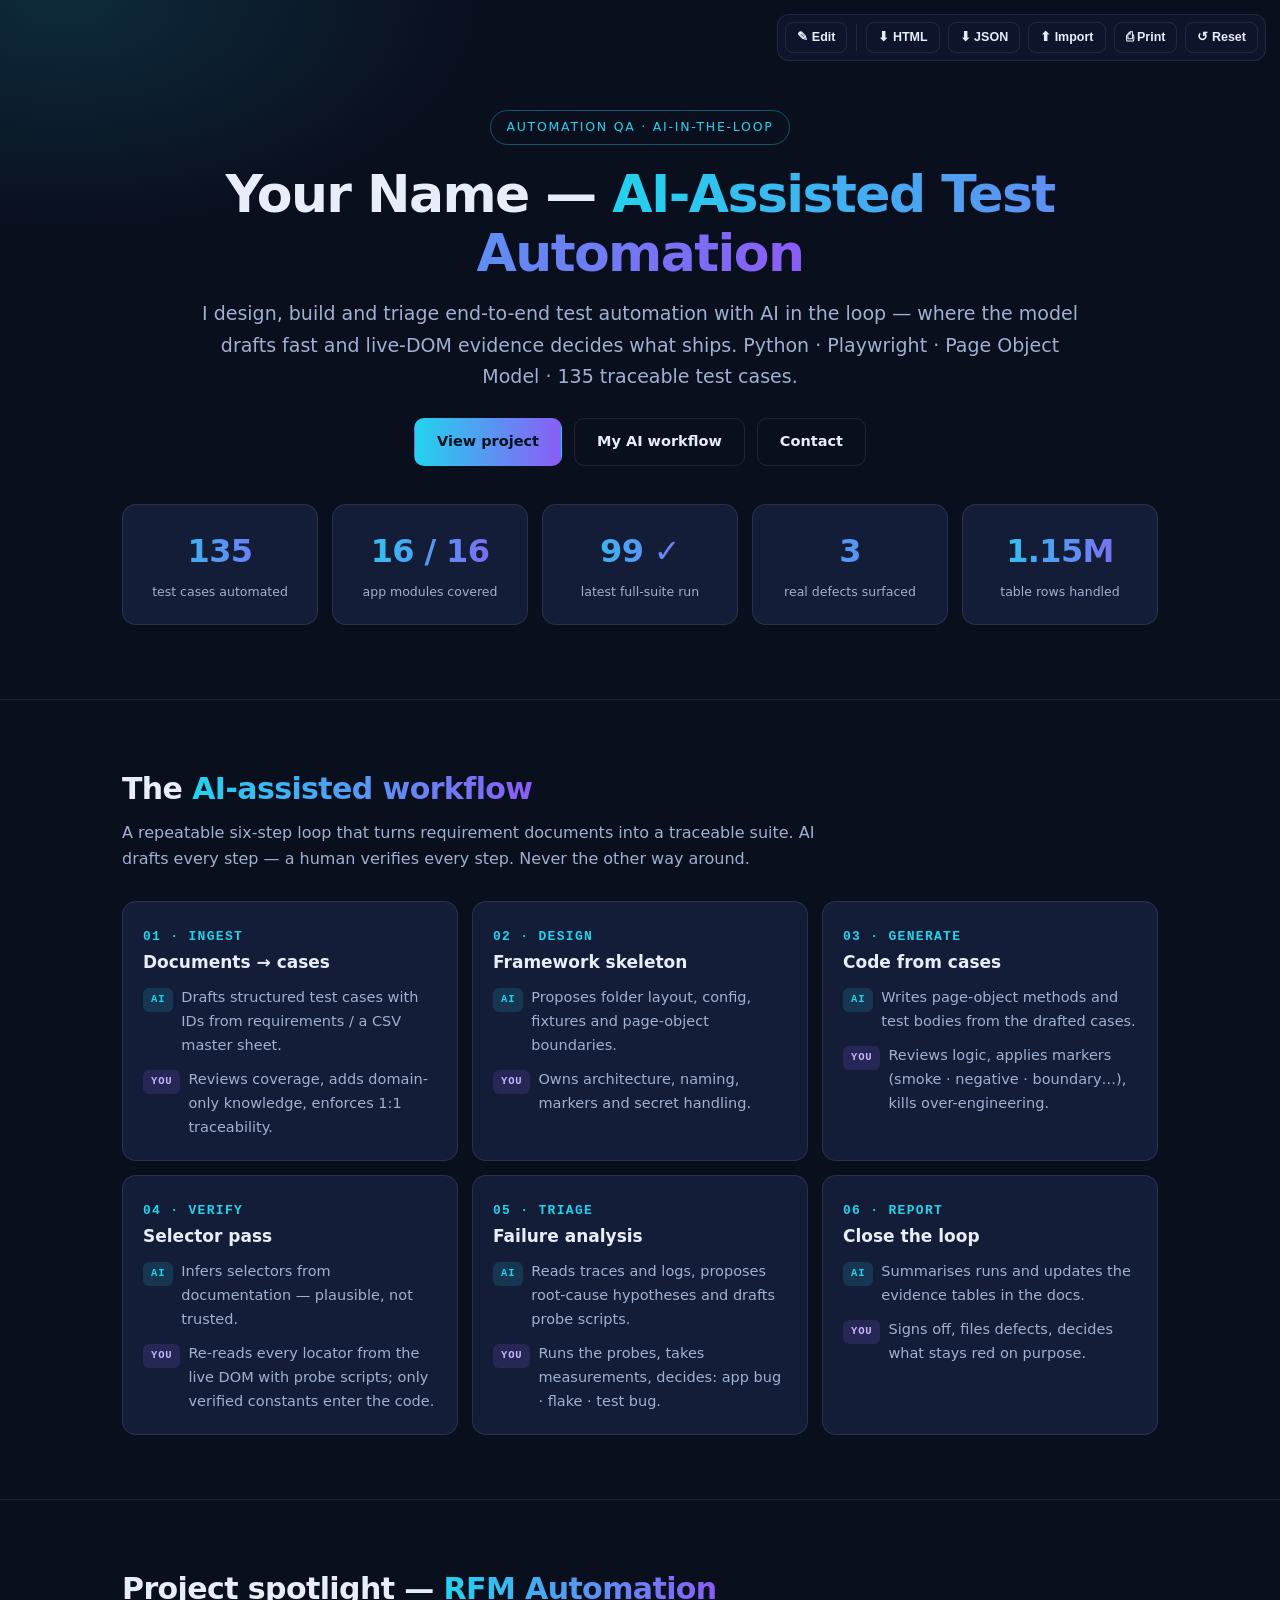
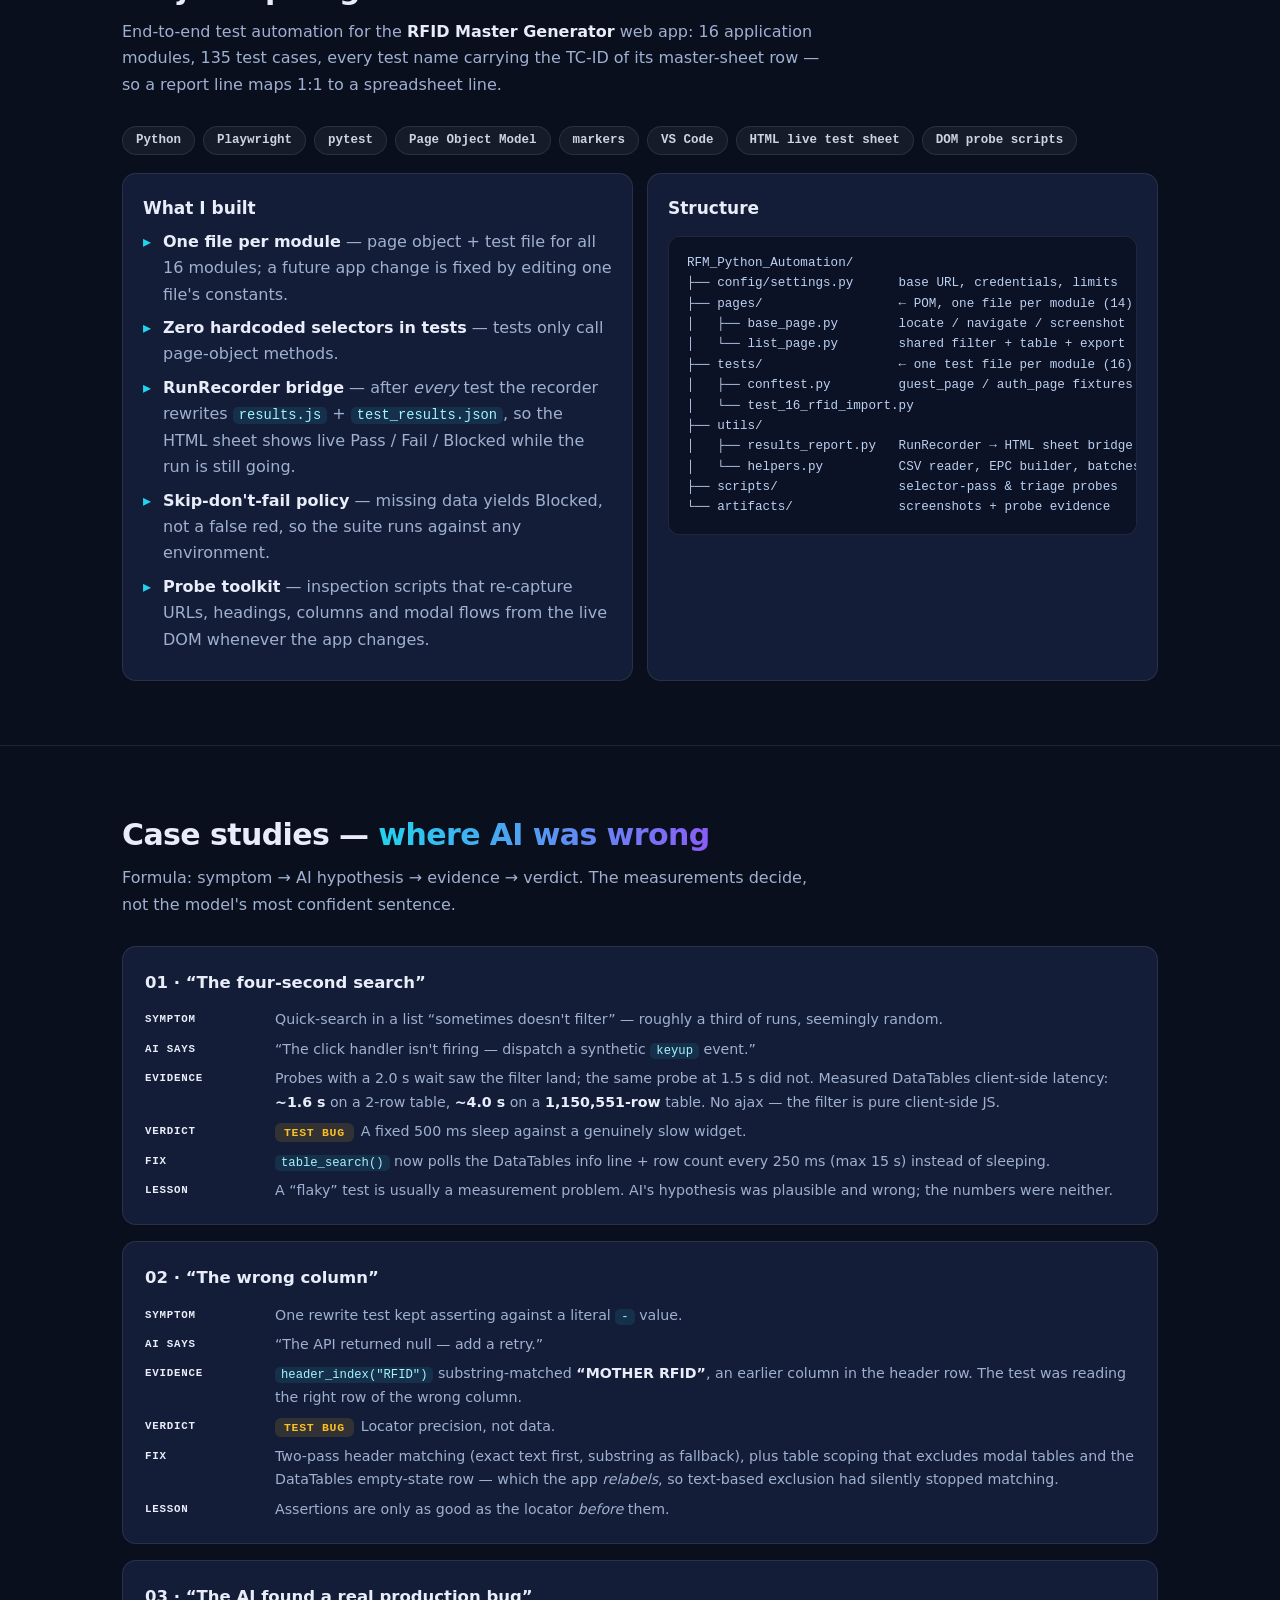
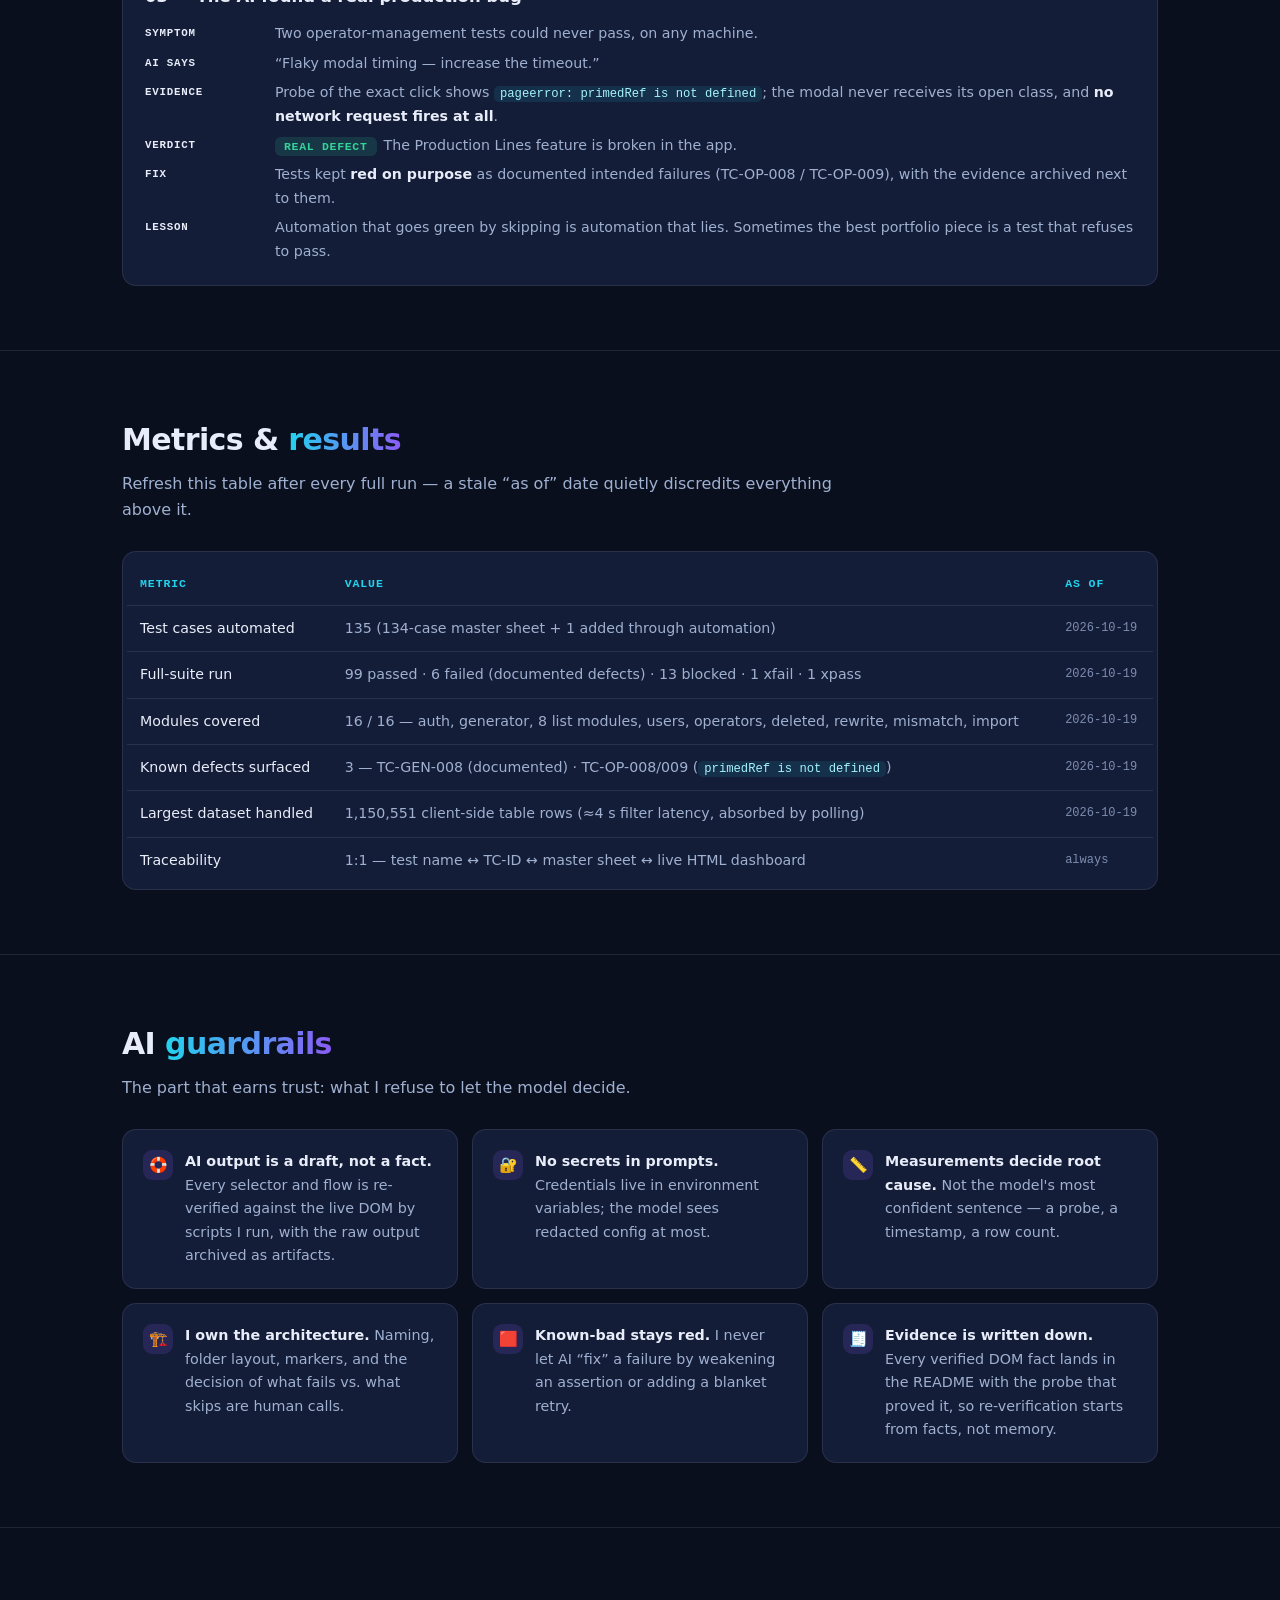
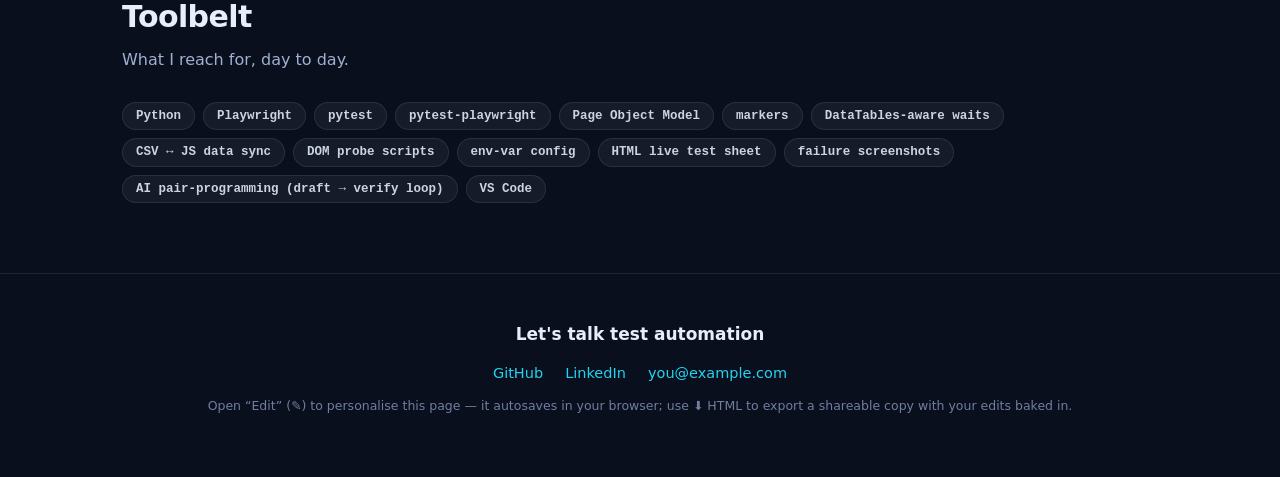
<file: RFM_Automation/Portfolio/index.html>
<!DOCTYPE html>
<html lang="en">
<head>
<meta charset="UTF-8">
<meta name="viewport" content="width=device-width, initial-scale=1.0">
<title>Portfolio — AI-Assisted Automation Testing</title>
<style>
  :root{
    --bg:#0a0f1e; --bg2:#0f1730; --card:#141d38; --card2:#18234508;
    --line:rgba(255,255,255,.09); --text:#e8edf9; --muted:#9fb0d0;
    --a1:#22d3ee; --a2:#8b5cf6; --ok:#34d399; --warn:#fbbf24; --bad:#f87171;
    --mono:"Cascadia Code",Consolas,"Courier New",monospace;
  }
  *{box-sizing:border-box;margin:0;padding:0}
  html{scroll-behavior:smooth}
  body{
    background:
      radial-gradient(900px 480px at 85% -10%, rgba(139,92,246,.20), transparent 60%),
      radial-gradient(760px 420px at 5% 0%, rgba(34,211,238,.14), transparent 55%),
      var(--bg);
    color:var(--text);
    font:16px/1.65 "Segoe UI",system-ui,-apple-system,Roboto,Arial,sans-serif;
    -webkit-font-smoothing:antialiased;
  }
  .wrap{max-width:1080px;margin:0 auto;padding:0 22px}
  section{padding:64px 0;border-top:1px solid var(--line)}
  section:first-of-type{border-top:none}
  h2{font-size:clamp(22px,3vw,30px);letter-spacing:-.02em;margin-bottom:6px}
  h2 .grad,.grad{background:linear-gradient(92deg,var(--a1),var(--a2));-webkit-background-clip:text;background-clip:text;color:transparent}
  .sub{color:var(--muted);max-width:70ch;margin-bottom:28px}
  h3{font-size:17px;margin:0 0 4px}
  p{color:var(--muted)}
  strong{color:var(--text)}
  ul{list-style:none}
  li{position:relative;padding-left:20px;margin:7px 0;color:var(--muted)}
  li::before{content:"▸";position:absolute;left:0;color:var(--a1)}
  code{font-family:var(--mono);font-size:.86em;background:rgba(34,211,238,.10);color:#a5f3fc;padding:1px 6px;border-radius:5px}

  /* ---------- toolbar ---------- */
  .bar{position:fixed;top:14px;right:14px;z-index:99;display:flex;gap:8px;background:rgba(15,23,48,.82);backdrop-filter:blur(10px);border:1px solid var(--line);border-radius:12px;padding:7px}
  .bar button{font:600 12.5px/1 "Segoe UI",sans-serif;color:var(--text);background:transparent;border:1px solid var(--line);border-radius:8px;padding:8px 11px;cursor:pointer;transition:.15s}
  .bar button:hover{border-color:var(--a1);color:var(--a1)}
  .bar button.on{background:linear-gradient(92deg,var(--a1),var(--a2));border-color:transparent;color:#06121f}
  .bar .sep{width:1px;background:var(--line);margin:2px 1px}
  body.editing .e{outline:1px dashed rgba(34,211,238,.45);outline-offset:3px;border-radius:4px}
  body.editing .e:hover{outline-color:var(--a1);background:rgba(34,211,238,.06)}
  .edit-hint{display:none;position:fixed;bottom:16px;right:16px;z-index:99;background:rgba(15,23,48,.9);border:1px solid var(--a1);color:var(--a1);font-size:12.5px;padding:8px 13px;border-radius:9px}
  body.editing .edit-hint{display:block}
  .toast{position:fixed;bottom:18px;left:50%;transform:translate(-50%,80px);z-index:99;background:#0c1330;border:1px solid var(--a2);color:var(--text);padding:10px 18px;border-radius:10px;opacity:0;transition:.28s;font-size:14px}
  .toast.show{transform:translate(-50%,0);opacity:1}

  /* ---------- hero ---------- */
  .hero{padding:110px 0 74px;text-align:center}
  .badge{display:inline-block;font-size:12.5px;letter-spacing:.14em;text-transform:uppercase;color:var(--a1);border:1px solid rgba(34,211,238,.35);border-radius:999px;padding:6px 15px;margin-bottom:20px}
  .hero h1{font-size:clamp(30px,5.4vw,52px);line-height:1.15;letter-spacing:-.03em;margin-bottom:14px}
  .hero .pitch{font-size:clamp(16px,2vw,19px);color:var(--muted);max-width:74ch;margin:0 auto 26px}
  .cta{display:flex;gap:12px;justify-content:center;flex-wrap:wrap}
  .cta a{display:inline-block;text-decoration:none;font-weight:600;font-size:14.5px;padding:11px 22px;border-radius:10px;border:1px solid var(--line);color:var(--text);transition:.15s}
  .cta a.primary{background:linear-gradient(92deg,var(--a1),var(--a2));color:#06121f;border-color:transparent}
  .cta a:hover{transform:translateY(-1px);border-color:var(--a1)}

  /* ---------- kpis ---------- */
  .kpis{display:grid;grid-template-columns:repeat(auto-fit,minmax(168px,1fr));gap:14px;margin-top:38px}
  .kpi{background:var(--card);border:1px solid var(--line);border-radius:14px;padding:20px 16px;text-align:center}
  .kpi b{display:block;font-size:clamp(24px,3.4vw,32px);letter-spacing:-.02em;background:linear-gradient(92deg,var(--a1),var(--a2));-webkit-background-clip:text;background-clip:text;color:transparent}
  .kpi span{font-size:12.5px;color:var(--muted)}

  /* ---------- grids & cards ---------- */
  .grid{display:grid;gap:14px}
  .g2{grid-template-columns:repeat(auto-fit,minmax(300px,1fr))}
  .g3{grid-template-columns:repeat(auto-fit,minmax(280px,1fr))}
  .card{background:var(--card);border:1px solid var(--line);border-radius:14px;padding:20px}
  .card p{font-size:14.5px}
  .step .no{font:700 13px var(--mono);color:var(--a1);letter-spacing:.1em}
  .role{display:flex;gap:8px;align-items:flex-start;font-size:14px;margin-top:10px}
  .role .tag{flex:0 0 auto;font:700 10.5px/1.9 var(--mono);letter-spacing:.08em;border-radius:6px;padding:2px 8px;margin-top:2px}
  .tag.ai{background:rgba(34,211,238,.14);color:var(--a1)}
  .tag.you{background:rgba(139,92,246,.16);color:#c4b5fd}
  .chips{display:flex;flex-wrap:wrap;gap:8px;margin:14px 0 6px}
  .chip{font:600 12.5px/1 var(--mono);color:#cbd5e1;background:rgba(255,255,255,.05);border:1px solid var(--line);border-radius:999px;padding:7px 13px}
  pre{font-family:var(--mono);font-size:12.6px;line-height:1.62;color:#bcd0f0}
  pre.tree{background:#0b1226;border:1px solid var(--line);border-radius:12px;padding:16px 18px;overflow-x:auto;margin-top:14px}

  /* ---------- case studies ---------- */
  .case{background:var(--card);border:1px solid var(--line);border-radius:14px;padding:22px}
  .case h3{font-size:16.5px;margin-bottom:12px}
  .kv{display:grid;grid-template-columns:118px 1fr;gap:6px 12px;font-size:14.2px}
  .kv dt{font:700 10.8px/1.7 var(--mono);letter-spacing:.07em;text-transform:uppercase;padding-top:2px}
  .kv dd{color:var(--muted)}
  .d-sym dt{color:var(--warn)} .d-ai dt{color:var(--a1)} .d-evi dt{color:#7dd3fc}
  .d-ver dt{color:#c4b5fd} .d-fix dt{color:var(--ok)} .d-les dt{color:#fda4af}
  .verdict{display:inline-block;font:700 11.5px var(--mono);letter-spacing:.06em;border-radius:6px;padding:3px 9px;margin-right:7px}
  .v-bug{background:rgba(248,113,113,.14);color:var(--bad)}
  .v-test{background:rgba(251,191,36,.13);color:var(--warn)}
  .v-real{background:rgba(52,211,153,.14);color:var(--ok)}

  /* ---------- table ---------- */
  table{width:100%;border-collapse:collapse;font-size:14.2px;margin-top:6px}
  th,td{text-align:left;padding:11px 13px;border-bottom:1px solid var(--line)}
  th{font:700 11.5px/1.6 var(--mono);letter-spacing:.08em;text-transform:uppercase;color:var(--a1)}
  td{color:var(--muted)} td:first-child{color:var(--text)}
  tr:last-child td{border-bottom:none}
  .asof{font-family:var(--mono);font-size:12px;color:#7d8db0}

  /* ---------- guardrails ---------- */
  .guard{display:flex;gap:12px;align-items:flex-start}
  .guard .ico{flex:0 0 auto;width:30px;height:30px;border-radius:9px;display:grid;place-items:center;font-size:15px;background:rgba(139,92,246,.16)}
  .guard p{font-size:14.3px}

  footer{border-top:1px solid var(--line);padding:46px 0 60px;text-align:center}
  footer .links{display:flex;gap:22px;justify-content:center;flex-wrap:wrap;margin:14px 0 10px;font-size:14.5px}
  footer a{color:var(--a1);text-decoration:none}
  footer a:hover{text-decoration:underline}
  .fine{font-size:12.5px;color:#6f7f9f}

  @media (max-width:640px){
    .bar{top:auto;bottom:12px;right:12px;left:12px;justify-content:center;flex-wrap:wrap}
    .kv{grid-template-columns:1fr}
    section{padding:48px 0}
  }
  @media print{
    body{background:#fff;color:#111}
    .bar,.edit-hint,.toast,.cta{display:none!important}
    section{padding:26px 0;border-color:#ddd;break-inside:avoid}
    h2,h3,th,td:first-child,li strong,strong{color:#111}
    h2 .grad,.grad,.kpi b{background:none;-webkit-text-fill-color:#111;color:#111}
    p,li,td,.sub,.kv dd,.kpi span{color:#444}
    .card,.kpi,.case,pre.tree{background:#fafafa;border:1px solid #ddd}
    code{background:#eee;color:#333}
    pre.tree{color:#333}
    .role .tag,.chip,.badge{border:1px solid #ccc;background:#f3f3f3;color:#333}
    .d-sym dt,.d-ai dt,.d-evi dt,.d-ver dt,.d-fix dt,.d-les dt{color:#555}
  }
</style>
</head>
<body>

<div class="bar">
  <button id="btn-edit" title="Toggle in-browser editing">✎ Edit</button>
  <div class="sep"></div>
  <button id="btn-html" title="Download this page with your edits baked in">⬇ HTML</button>
  <button id="btn-json" title="Export content as JSON backup">⬇ JSON</button>
  <button id="btn-import" title="Restore a JSON backup">⬆ Import</button>
  <button id="btn-print" title="Print / Save as PDF">⎙ Print</button>
  <button id="btn-reset" title="Restore original template content">↺ Reset</button>
  <input type="file" id="file-in" accept=".json" hidden>
</div>
<div class="edit-hint">Edit mode — click any outlined text to change it. Autosaved in this browser.</div>
<div class="toast" id="toast"></div>

<!-- ============ HERO ============ -->
<section class="hero" id="top">
  <div class="wrap">
    <span class="badge e">Automation QA · AI-in-the-loop</span>
    <h1><span class="e">Your Name</span> — <span class="grad e">AI-Assisted Test Automation</span></h1>
    <p class="pitch e">I design, build and triage end-to-end test automation with AI in the loop —
      where the model drafts fast and live-DOM evidence decides what ships.
      Python · Playwright · Page Object Model · 135 traceable test cases.</p>
    <div class="cta">
      <a class="primary" href="#project">View project</a>
      <a href="#workflow">My AI workflow</a>
      <a href="#contact">Contact</a>
    </div>
    <div class="kpis">
      <div class="kpi"><b class="e">135</b><span class="e">test cases automated</span></div>
      <div class="kpi"><b class="e">16 / 16</b><span class="e">app modules covered</span></div>
      <div class="kpi"><b class="e">99 ✓</b><span class="e">latest full-suite run</span></div>
      <div class="kpi"><b class="e">3</b><span class="e">real defects surfaced</span></div>
      <div class="kpi"><b class="e">1.15M</b><span class="e">table rows handled</span></div>
    </div>
  </div>
</section>

<!-- ============ WORKFLOW ============ -->
<section id="workflow">
  <div class="wrap">
    <h2>The <span class="grad">AI-assisted workflow</span></h2>
    <p class="sub e">A repeatable six-step loop that turns requirement documents into a traceable
      suite. AI drafts every step — a human verifies every step. Never the other way around.</p>
    <div class="grid g3">
      <div class="card step">
        <span class="no">01 · INGEST</span>
        <h3>Documents → cases</h3>
        <div class="role"><span class="tag ai">AI</span><p class="e">Drafts structured test cases with IDs from requirements / a CSV master sheet.</p></div>
        <div class="role"><span class="tag you">YOU</span><p class="e">Reviews coverage, adds domain-only knowledge, enforces 1:1 traceability.</p></div>
      </div>
      <div class="card step">
        <span class="no">02 · DESIGN</span>
        <h3>Framework skeleton</h3>
        <div class="role"><span class="tag ai">AI</span><p class="e">Proposes folder layout, config, fixtures and page-object boundaries.</p></div>
        <div class="role"><span class="tag you">YOU</span><p class="e">Owns architecture, naming, markers and secret handling.</p></div>
      </div>
      <div class="card step">
        <span class="no">03 · GENERATE</span>
        <h3>Code from cases</h3>
        <div class="role"><span class="tag ai">AI</span><p class="e">Writes page-object methods and test bodies from the drafted cases.</p></div>
        <div class="role"><span class="tag you">YOU</span><p class="e">Reviews logic, applies markers (smoke · negative · boundary…), kills over-engineering.</p></div>
      </div>
      <div class="card step">
        <span class="no">04 · VERIFY</span>
        <h3>Selector pass</h3>
        <div class="role"><span class="tag ai">AI</span><p class="e">Infers selectors from documentation — plausible, not trusted.</p></div>
        <div class="role"><span class="tag you">YOU</span><p class="e">Re-reads every locator from the live DOM with probe scripts; only verified constants enter the code.</p></div>
      </div>
      <div class="card step">
        <span class="no">05 · TRIAGE</span>
        <h3>Failure analysis</h3>
        <div class="role"><span class="tag ai">AI</span><p class="e">Reads traces and logs, proposes root-cause hypotheses and drafts probe scripts.</p></div>
        <div class="role"><span class="tag you">YOU</span><p class="e">Runs the probes, takes measurements, decides: app bug · flake · test bug.</p></div>
      </div>
      <div class="card step">
        <span class="no">06 · REPORT</span>
        <h3>Close the loop</h3>
        <div class="role"><span class="tag ai">AI</span><p class="e">Summarises runs and updates the evidence tables in the docs.</p></div>
        <div class="role"><span class="tag you">YOU</span><p class="e">Signs off, files defects, decides what stays red on purpose.</p></div>
      </div>
    </div>
  </div>
</section>

<!-- ============ PROJECT ============ -->
<section id="project">
  <div class="wrap">
    <h2>Project spotlight — <span class="grad">RFM Automation</span></h2>
    <p class="sub e">End-to-end test automation for the <strong>RFID Master Generator</strong> web app:
      16 application modules, 135 test cases, every test name carrying the TC-ID of its
      master-sheet row — so a report line maps 1:1 to a spreadsheet line.</p>
    <div class="chips">
      <span class="chip e">Python</span><span class="chip e">Playwright</span>
      <span class="chip e">pytest</span><span class="chip e">Page Object Model</span>
      <span class="chip e">markers</span><span class="chip e">VS Code</span>
      <span class="chip e">HTML live test sheet</span><span class="chip e">DOM probe scripts</span>
    </div>
    <div class="grid g2" style="margin-top:18px">
      <div class="card">
        <h3>What I built</h3>
        <ul>
          <li class="e"><strong>One file per module</strong> — page object + test file for all 16 modules; a future app change is fixed by editing one file's constants.</li>
          <li class="e"><strong>Zero hardcoded selectors in tests</strong> — tests only call page-object methods.</li>
          <li class="e"><strong>RunRecorder bridge</strong> — after <em>every</em> test the recorder rewrites <code>results.js</code> + <code>test_results.json</code>, so the HTML sheet shows live Pass / Fail / Blocked while the run is still going.</li>
          <li class="e"><strong>Skip-don't-fail policy</strong> — missing data yields Blocked, not a false red, so the suite runs against any environment.</li>
          <li class="e"><strong>Probe toolkit</strong> — inspection scripts that re-capture URLs, headings, columns and modal flows from the live DOM whenever the app changes.</li>
        </ul>
      </div>
      <div class="card">
        <h3>Structure</h3>
<pre class="tree e">RFM_Python_Automation/
├── config/settings.py      base URL, credentials, limits
├── pages/                  ← POM, one file per module (14)
│   ├── base_page.py        locate / navigate / screenshot
│   └── list_page.py        shared filter + table + export
├── tests/                  ← one test file per module (16)
│   ├── conftest.py         guest_page / auth_page fixtures
│   └── test_16_rfid_import.py
├── utils/
│   ├── results_report.py   RunRecorder → HTML sheet bridge
│   └── helpers.py          CSV reader, EPC builder, batches
├── scripts/                selector-pass & triage probes
└── artifacts/              screenshots + probe evidence</pre>
      </div>
    </div>
  </div>
</section>

<!-- ============ CASE STUDIES ============ -->
<section id="cases">
  <div class="wrap">
    <h2>Case studies — <span class="grad">where AI was wrong</span></h2>
    <p class="sub e">Formula: symptom → AI hypothesis → evidence → verdict. The measurements decide,
      not the model's most confident sentence.</p>
    <div class="grid" style="gap:16px">

      <div class="case">
        <h3>01 · “The four-second search”</h3>
        <dl class="kv">
          <dt class="d-sym">Symptom</dt><dd class="e">Quick-search in a list “sometimes doesn't filter” — roughly a third of runs, seemingly random.</dd>
          <dt class="d-ai">AI says</dt><dd class="e">“The click handler isn't firing — dispatch a synthetic <code>keyup</code> event.”</dd>
          <dt class="d-evi">Evidence</dt><dd class="e">Probes with a 2.0 s wait saw the filter land; the same probe at 1.5 s did not. Measured DataTables client-side latency: <strong>~1.6 s</strong> on a 2-row table, <strong>~4.0 s</strong> on a <strong>1,150,551-row</strong> table. No ajax — the filter is pure client-side JS.</dd>
          <dt class="d-ver">Verdict</dt><dd class="e"><span class="verdict v-test">TEST BUG</span>A fixed 500 ms sleep against a genuinely slow widget.</dd>
          <dt class="d-fix">Fix</dt><dd class="e"><code>table_search()</code> now polls the DataTables info line + row count every 250 ms (max 15 s) instead of sleeping.</dd>
          <dt class="d-les">Lesson</dt><dd class="e">A “flaky” test is usually a measurement problem. AI's hypothesis was plausible and wrong; the numbers were neither.</dd>
        </dl>
      </div>

      <div class="case">
        <h3>02 · “The wrong column”</h3>
        <dl class="kv">
          <dt class="d-sym">Symptom</dt><dd class="e">One rewrite test kept asserting against a literal <code>-</code> value.</dd>
          <dt class="d-ai">AI says</dt><dd class="e">“The API returned null — add a retry.”</dd>
          <dt class="d-evi">Evidence</dt><dd class="e"><code>header_index("RFID")</code> substring-matched <strong>“MOTHER RFID”</strong>, an earlier column in the header row. The test was reading the right row of the wrong column.</dd>
          <dt class="d-ver">Verdict</dt><dd class="e"><span class="verdict v-test">TEST BUG</span>Locator precision, not data.</dd>
          <dt class="d-fix">Fix</dt><dd class="e">Two-pass header matching (exact text first, substring as fallback), plus table scoping that excludes modal tables and the DataTables empty-state row — which the app <em>relabels</em>, so text-based exclusion had silently stopped matching.</dd>
          <dt class="d-les">Lesson</dt><dd class="e">Assertions are only as good as the locator <em>before</em> them.</dd>
        </dl>
      </div>

      <div class="case">
        <h3>03 · “The AI found a real production bug”</h3>
        <dl class="kv">
          <dt class="d-sym">Symptom</dt><dd class="e">Two operator-management tests could never pass, on any machine.</dd>
          <dt class="d-ai">AI says</dt><dd class="e">“Flaky modal timing — increase the timeout.”</dd>
          <dt class="d-evi">Evidence</dt><dd class="e">Probe of the exact click shows <code>pageerror: primedRef is not defined</code>; the modal never receives its open class, and <strong>no network request fires at all</strong>.</dd>
          <dt class="d-ver">Verdict</dt><dd class="e"><span class="verdict v-real">REAL DEFECT</span>The Production Lines feature is broken in the app.</dd>
          <dt class="d-fix">Fix</dt><dd class="e">Tests kept <strong>red on purpose</strong> as documented intended failures (TC-OP-008 / TC-OP-009), with the evidence archived next to them.</dd>
          <dt class="d-les">Lesson</dt><dd class="e">Automation that goes green by skipping is automation that lies. Sometimes the best portfolio piece is a test that refuses to pass.</dd>
        </dl>
      </div>

    </div>
  </div>
</section>

<!-- ============ METRICS ============ -->
<section id="metrics">
  <div class="wrap">
    <h2>Metrics &amp; <span class="grad">results</span></h2>
    <p class="sub e">Refresh this table after every full run — a stale “as of” date quietly discredits everything above it.</p>
    <div class="card" style="padding:6px 4px">
      <table>
        <thead><tr><th>Metric</th><th>Value</th><th>As of</th></tr></thead>
        <tbody>
          <tr><td class="e">Test cases automated</td><td class="e">135 (134-case master sheet + 1 added through automation)</td><td class="asof e">2026-10-19</td></tr>
          <tr><td class="e">Full-suite run</td><td class="e">99 passed · 6 failed (documented defects) · 13 blocked · 1 xfail · 1 xpass</td><td class="asof e">2026-10-19</td></tr>
          <tr><td class="e">Modules covered</td><td class="e">16 / 16 — auth, generator, 8 list modules, users, operators, deleted, rewrite, mismatch, import</td><td class="asof e">2026-10-19</td></tr>
          <tr><td class="e">Known defects surfaced</td><td class="e">3 — TC-GEN-008 (documented) · TC-OP-008/009 (<code>primedRef is not defined</code>)</td><td class="asof e">2026-10-19</td></tr>
          <tr><td class="e">Largest dataset handled</td><td class="e">1,150,551 client-side table rows (≈4 s filter latency, absorbed by polling)</td><td class="asof e">2026-10-19</td></tr>
          <tr><td class="e">Traceability</td><td class="e">1:1 — test name ↔ TC-ID ↔ master sheet ↔ live HTML dashboard</td><td class="asof e">always</td></tr>
        </tbody>
      </table>
    </div>
  </div>
</section>

<!-- ============ GUARDRAILS ============ -->
<section id="guardrails">
  <div class="wrap">
    <h2>AI <span class="grad">guardrails</span></h2>
    <p class="sub e">The part that earns trust: what I refuse to let the model decide.</p>
    <div class="grid g2">
      <div class="card guard"><span class="ico">🛟</span><p class="e"><strong>AI output is a draft, not a fact.</strong> Every selector and flow is re-verified against the live DOM by scripts I run, with the raw output archived as artifacts.</p></div>
      <div class="card guard"><span class="ico">🔐</span><p class="e"><strong>No secrets in prompts.</strong> Credentials live in environment variables; the model sees redacted config at most.</p></div>
      <div class="card guard"><span class="ico">📏</span><p class="e"><strong>Measurements decide root cause.</strong> Not the model's most confident sentence — a probe, a timestamp, a row count.</p></div>
      <div class="card guard"><span class="ico">🏗️</span><p class="e"><strong>I own the architecture.</strong> Naming, folder layout, markers, and the decision of what fails vs. what skips are human calls.</p></div>
      <div class="card guard"><span class="ico">🟥</span><p class="e"><strong>Known-bad stays red.</strong> I never let AI “fix” a failure by weakening an assertion or adding a blanket retry.</p></div>
      <div class="card guard"><span class="ico">🧾</span><p class="e"><strong>Evidence is written down.</strong> Every verified DOM fact lands in the README with the probe that proved it, so re-verification starts from facts, not memory.</p></div>
    </div>
  </div>
</section>

<!-- ============ TOOLBELT ============ -->
<section id="toolbelt">
  <div class="wrap">
    <h2>Toolbelt</h2>
    <p class="sub e">What I reach for, day to day.</p>
    <div class="chips">
      <span class="chip e">Python</span><span class="chip e">Playwright</span><span class="chip e">pytest</span>
      <span class="chip e">pytest-playwright</span><span class="chip e">Page Object Model</span><span class="chip e">markers</span>
      <span class="chip e">DataTables-aware waits</span><span class="chip e">CSV ↔ JS data sync</span>
      <span class="chip e">DOM probe scripts</span><span class="chip e">env-var config</span>
      <span class="chip e">HTML live test sheet</span><span class="chip e">failure screenshots</span>
      <span class="chip e">AI pair-programming (draft → verify loop)</span><span class="chip e">VS Code</span>
    </div>
  </div>
</section>

<!-- ============ CONTACT ============ -->
<footer id="contact">
  <div class="wrap">
    <h3 class="e">Let's talk test automation</h3>
    <div class="links">
      <a class="e" href="#">GitHub</a>
      <a class="e" href="#">LinkedIn</a>
      <a class="e" href="mailto:you@example.com">you@example.com</a>
    </div>
    <p class="fine e">Open “Edit” (✎) to personalise this page — it autosaves in your browser; use ⬇ HTML to export a shareable copy with your edits baked in.</p>
  </div>
</footer>

<script>
(function(){
  "use strict";
  var STORE = "portfolio_content_v1";
  var PRISTINE = "portfolio_pristine_v1";
  var LOCKED = document.body.dataset.exported === "true"; // baked export wins over local edits

  /* ---- collect editable elements & give each a stable key ---- */
  var els = [].slice.call(document.querySelectorAll(".e"));
  els.forEach(function(el, i){
    if(!el.dataset.key){
      var sec = el.closest("section[id], footer[id]");
      el.dataset.key = (sec ? sec.id : "top") + "::" + el.tagName.toLowerCase() + "::" + i;
    }
    el.setAttribute("spellcheck","false");
  });

  function snapshot(){
    var o = {};
    els.forEach(function(el){ o[el.dataset.key] = el.innerHTML; });
    return o;
  }
  function apply(map){
    if(!map) return;
    els.forEach(function(el){
      if(Object.prototype.hasOwnProperty.call(map, el.dataset.key)) el.innerHTML = map[el.dataset.key];
    });
  }
  function ls(fn, val){
    try{ return fn === "get" ? localStorage.getItem(val) : localStorage.setItem(fn, val); }
    catch(e){ return null; }
  }

  /* ---- restore ---- */
  if(!LOCKED){
    var saved = ls("get", STORE);
    if(saved){ try{ apply(JSON.parse(saved)); }catch(e){} }
    if(!ls("get", PRISTINE)) ls("set", PRISTINE, JSON.stringify(snapshot()));
  }

  /* ---- autosave ---- */
  var t = null;
  document.addEventListener("input", function(e){
    if(!e.target.classList || !e.target.classList.contains("e")) return;
    clearTimeout(t);
    t = setTimeout(function(){ ls("set", STORE, JSON.stringify(snapshot())); }, 350);
  });

  /* ---- toast ---- */
  var toastEl = document.getElementById("toast"), tt = null;
  function toast(msg){
    toastEl.textContent = msg;
    toastEl.classList.add("show");
    clearTimeout(tt);
    tt = setTimeout(function(){ toastEl.classList.remove("show"); }, 2200);
  }

  function download(name, text, type){
    var a = document.createElement("a");
    a.href = URL.createObjectURL(new Blob([text], {type: type}));
    a.download = name;
    a.click();
    setTimeout(function(){ URL.revokeObjectURL(a.href); }, 1500);
  }

  /* ---- toolbar ---- */
  var editing = false;
  document.getElementById("btn-edit").addEventListener("click", function(){
    editing = !editing;
    els.forEach(function(el){ el.contentEditable = editing ? "true" : "false"; });
    document.body.classList.toggle("editing", editing);
    this.classList.toggle("on", editing);
    this.textContent = editing ? "✔ Done" : "✎ Edit";
    if(editing) toast("Edit mode on — click any outlined text");
  });

  document.getElementById("btn-html").addEventListener("click", function(){
    var clone = document.documentElement.cloneNode(true);
    clone.querySelector("body").dataset.exported = "true";
    var tb = clone.querySelector("#toast"); if(tb){ tb.textContent = ""; tb.className = "toast"; }
    var btn = clone.querySelector("#btn-edit");
    if(btn && btn.classList.contains("on")){ btn.classList.remove("on"); btn.textContent = "✎ Edit"; }
    clone.querySelectorAll(".e").forEach(function(el){ el.removeAttribute("contenteditable"); });
    download("portfolio.html", "<!DOCTYPE html>\n" + clone.outerHTML, "text/html");
    toast("Exported portfolio.html (edits baked in)");
  });

  document.getElementById("btn-json").addEventListener("click", function(){
    download("portfolio_backup.json", JSON.stringify(snapshot(), null, 2), "application/json");
    toast("Exported JSON backup");
  });

  document.getElementById("btn-import").addEventListener("click", function(){
    document.getElementById("file-in").click();
  });
  document.getElementById("file-in").addEventListener("change", function(){
    var f = this.files[0]; if(!f) return;
    var r = new FileReader();
    r.onload = function(){
      try{
        apply(JSON.parse(r.result));
        ls("set", STORE, JSON.stringify(snapshot()));
        toast("Backup restored");
      }catch(err){ toast("Could not read that file"); }
    };
    r.readAsText(f);
    this.value = "";
  });

  document.getElementById("btn-print").addEventListener("click", function(){ window.print(); });

  document.getElementById("btn-reset").addEventListener("click", function(){
    if(!confirm("Restore the original template text? Your edits in this browser will be lost.")) return;
    var p = ls("get", PRISTINE);
    if(p){ apply(JSON.parse(p)); }
    ls("set", STORE, p || "{}");
    toast("Template restored");
  });
})();
</script>
</body>
</html>
</file>
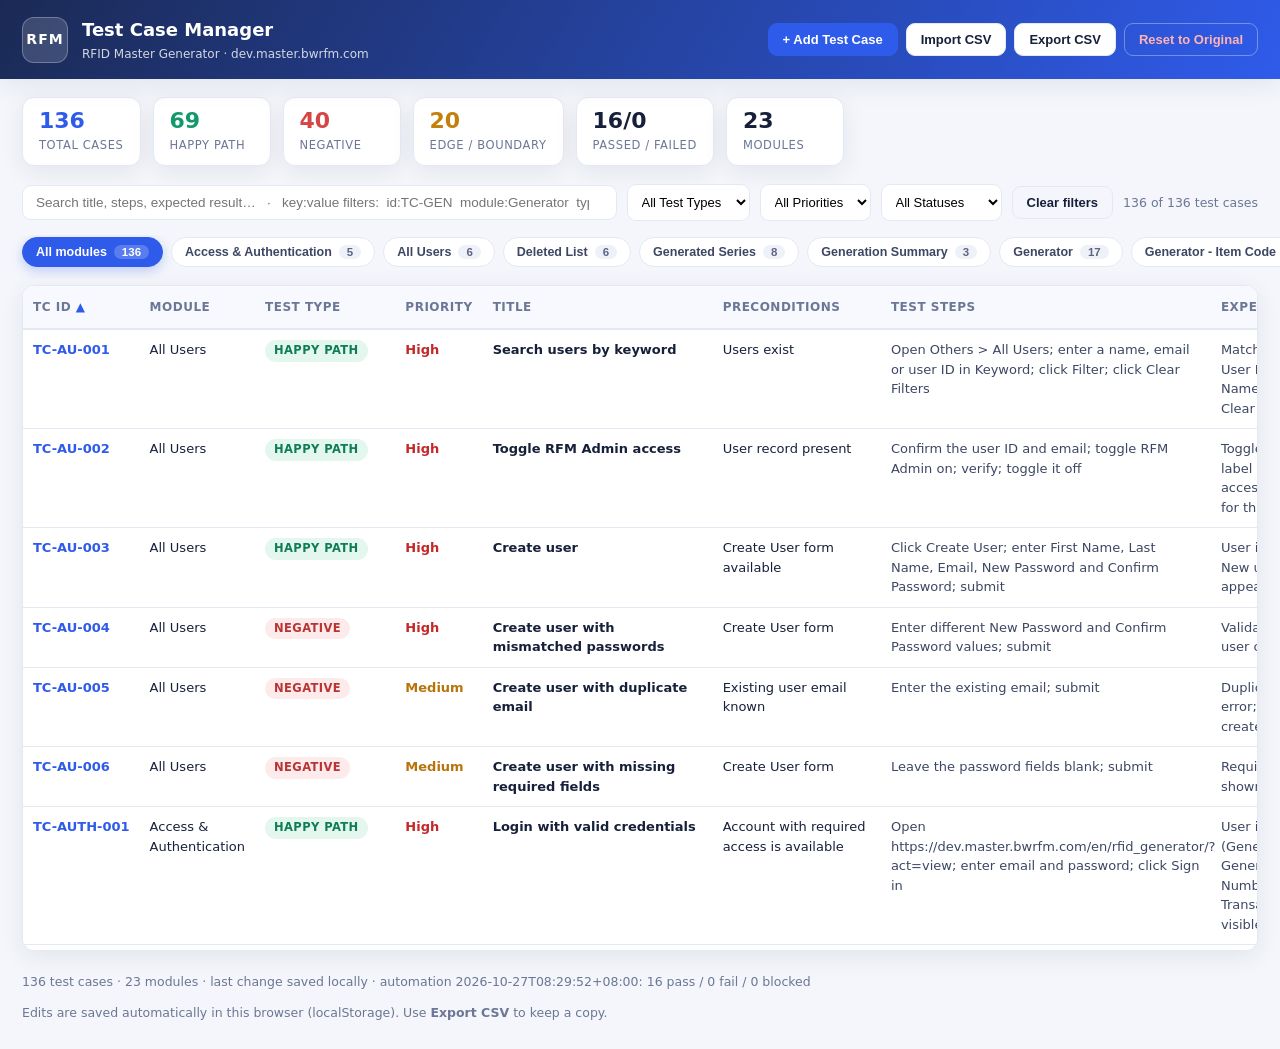
<file: RFM_Automation/RFM_Test_Cases_HTML/index.html>
<!DOCTYPE html>
<html lang="en">
<head>
<meta charset="UTF-8">
<meta name="viewport" content="width=device-width, initial-scale=1.0">
<title>RFM Test Case Manager — RFID Master Generator</title>
<link rel="stylesheet" href="styles.css">
</head>
<body>

<header class="topbar">
  <div class="brand">
    <span class="logo">RFM</span>
    <div>
      <h1>Test Case Manager</h1>
      <p>RFID Master Generator &middot; dev.master.bwrfm.com</p>
    </div>
  </div>
  <div class="top-actions">
    <button id="btnAdd" class="btn btn-primary">+ Add Test Case</button>
    <button id="btnImport" class="btn">Import CSV</button>
    <button id="btnExport" class="btn">Export CSV</button>
    <button id="btnReset" class="btn btn-danger-ghost">Reset to Original</button>
    <input type="file" id="fileInput" accept=".csv,.txt" hidden>
  </div>
</header>

<section class="stats" id="stats"></section>

<section class="toolbar">
  <input type="search" id="search" placeholder="Search title, steps, expected result…   ·   key:value filters:  id:TC-GEN  module:Generator  type:Negative  status:Fail">
  <select id="fType"><option value="">All Test Types</option></select>
  <select id="fPriority"><option value="">All Priorities</option></select>
  <select id="fStatus"><option value="">All Statuses</option></select>
  <button id="btnClear" class="btn btn-ghost">Clear filters</button>
  <span class="result-count" id="resultCount"></span>
</section>

<nav class="tabs" id="tabs" aria-label="Module tabs"></nav>

<main class="table-wrap">
  <table id="tbl">
    <thead>
      <tr>
        <th data-sort="TC ID">TC ID</th>
        <th data-sort="Module">Module</th>
        <th data-sort="Test Type">Test Type</th>
        <th data-sort="Priority">Priority</th>
        <th data-sort="Title">Title</th>
        <th data-sort="Preconditions">Preconditions</th>
        <th data-sort="Test Steps">Test Steps</th>
        <th data-sort="Expected Result">Expected Result</th>
        <th data-sort="Status" class="col-status">Status</th>
        <th data-sort="Actual Result" class="col-actual-result">Actual Result</th>
        <th data-sort="Remarks">Remarks</th>
        <th class="col-actions">Actions</th>
      </tr>
    </thead>
    <tbody id="tbody"></tbody>
  </table>
  <div id="empty" class="empty" hidden>No test cases match your filters.</div>
</main>

<footer class="foot">
  <span id="footInfo"></span>
  <span>Edits are saved automatically in this browser (localStorage). Use <b>Export CSV</b> to keep a copy.</span>
</footer>

<div class="modal-backdrop" id="backdrop" hidden>
  <div class="modal" role="dialog" aria-modal="true" aria-labelledby="modalTitle">
    <div class="modal-head">
      <h2 id="modalTitle">Edit Test Case</h2>
      <button class="x" id="btnClose" aria-label="Close">&times;</button>
    </div>
    <form id="tcForm">
      <div class="grid">
        <label>TC ID <input name="TC ID" required id="fId"></label>
        <label>Module <input name="Module" list="moduleList" required><datalist id="moduleList"></datalist></label>
        <label>Test Type
          <select name="Test Type">
            <option>Happy Path</option><option>Negative</option><option>Edge Case</option>
            <option>Boundary</option><option>Regression</option><option>Performance</option>
            <option>Security</option>
          </select>
        </label>
        <label>Priority
          <select name="Priority"><option>High</option><option>Medium</option><option>Low</option></select>
        </label>
        <label class="span2">Title <input name="Title" required></label>
        <label class="span2">Preconditions <textarea name="Preconditions" rows="2"></textarea></label>
        <label class="span2">Test Steps <textarea name="Test Steps" rows="4"></textarea></label>
        <label class="span2">Expected Result <textarea name="Expected Result" rows="4"></textarea></label>
        <label>Status
          <select name="Status">
            <option>Not Executed</option><option>Pass</option><option>Fail</option>
            <option>Blocked</option><option>In Review</option>
          </select>
        </label>
        <label class="span2">Actual Result <textarea name="Actual Result" rows="4" placeholder="Recorded automatically after a pytest run; you can edit it here."></textarea></label>
        <label class="span2">Remarks <textarea name="Remarks" rows="2"></textarea></label>
      </div>
      <div class="modal-foot">
        <span class="hint" id="formHint"></span>
        <button type="button" class="btn" id="btnCancel">Cancel</button>
        <button type="submit" class="btn btn-primary">Save</button>
      </div>
    </form>
  </div>
</div>

<div class="toast" id="toast" hidden></div>

<script src="data.js"></script>
<script src="results.js"></script>
<script src="app.js"></script>
</body>
</html>
</file>
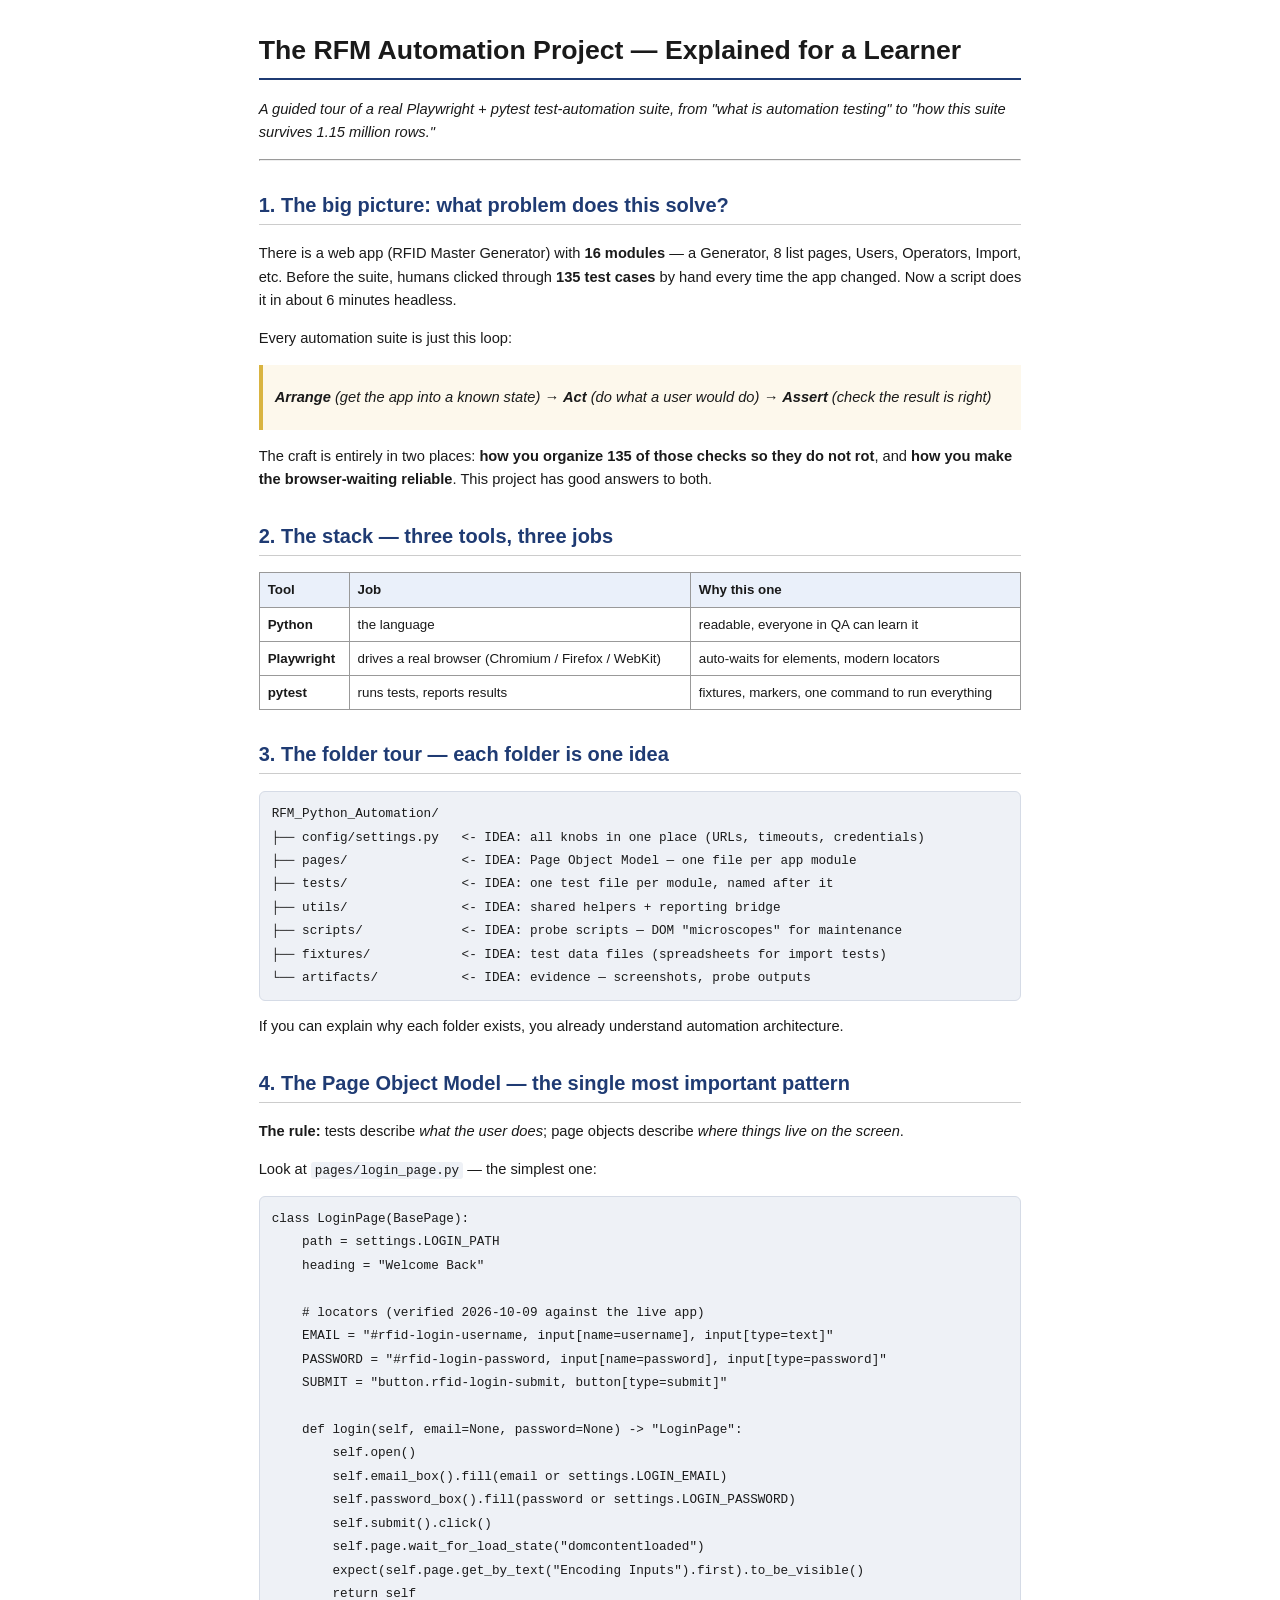
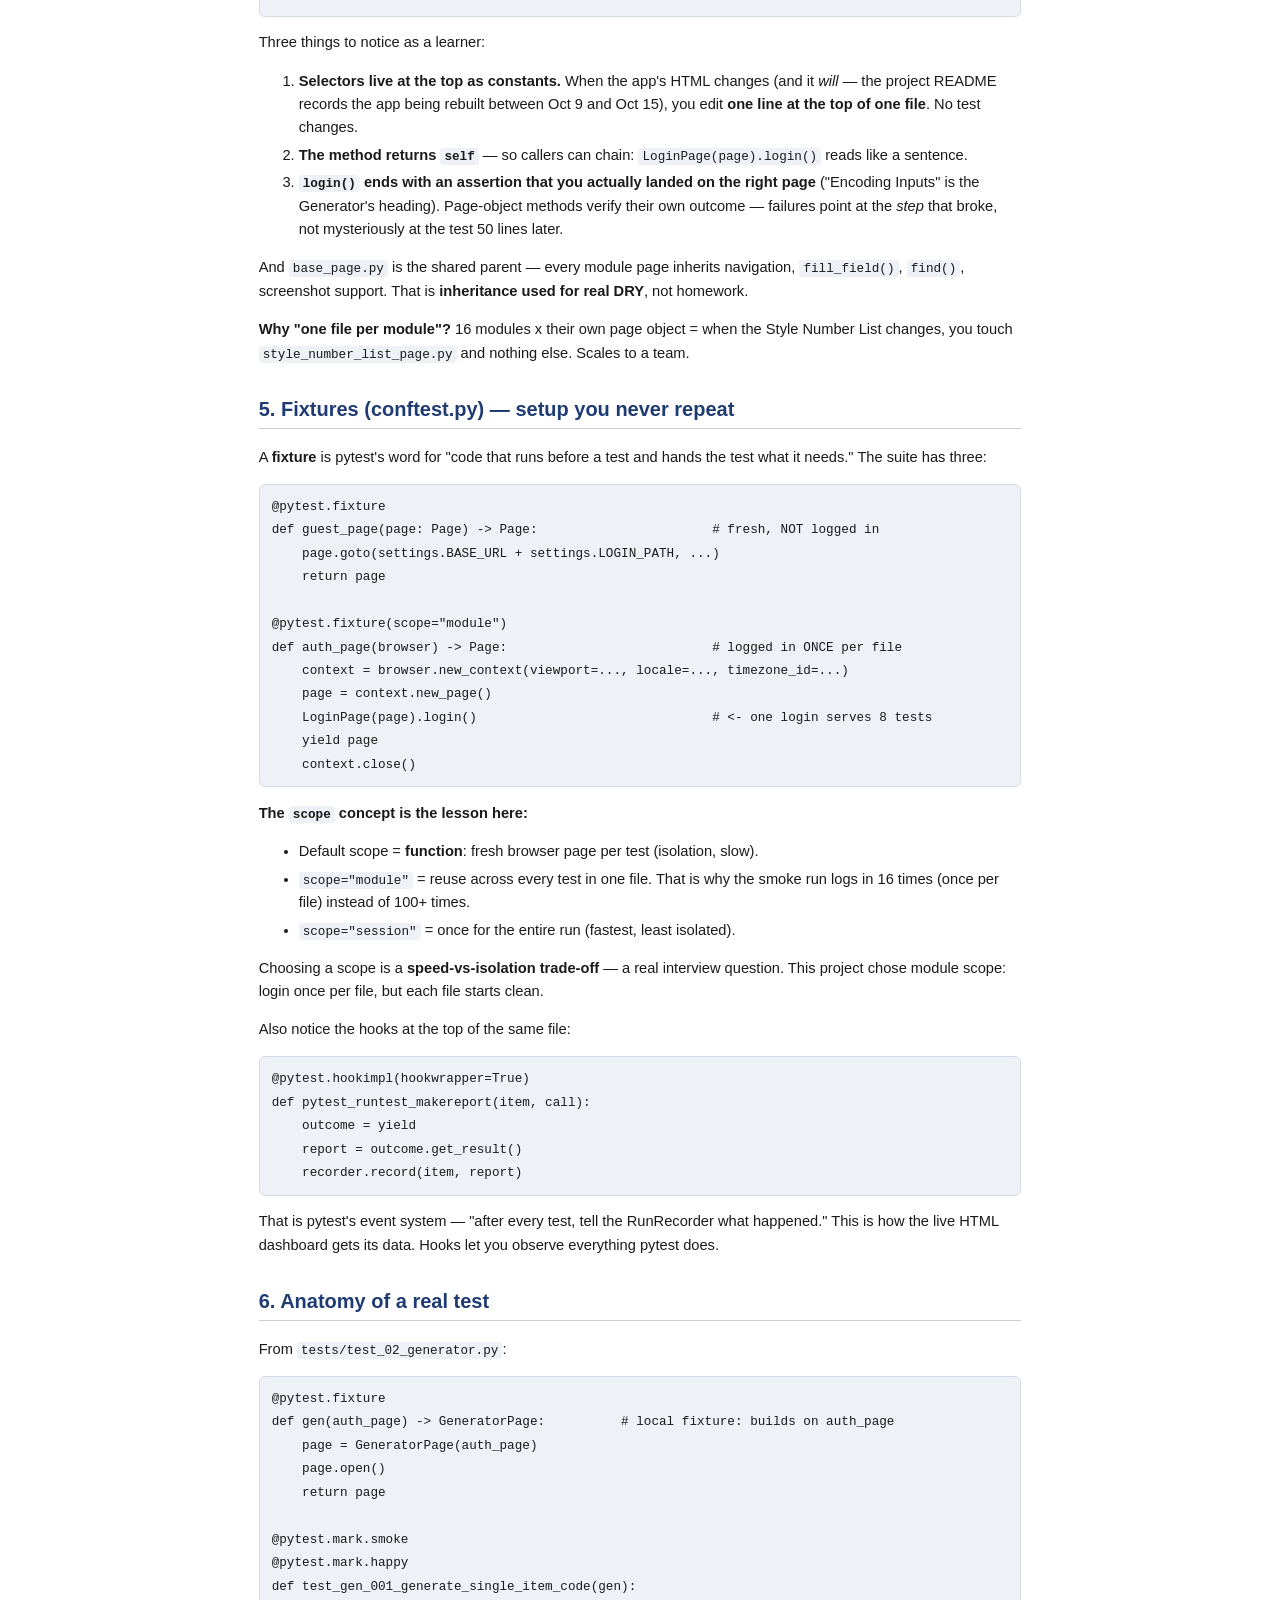
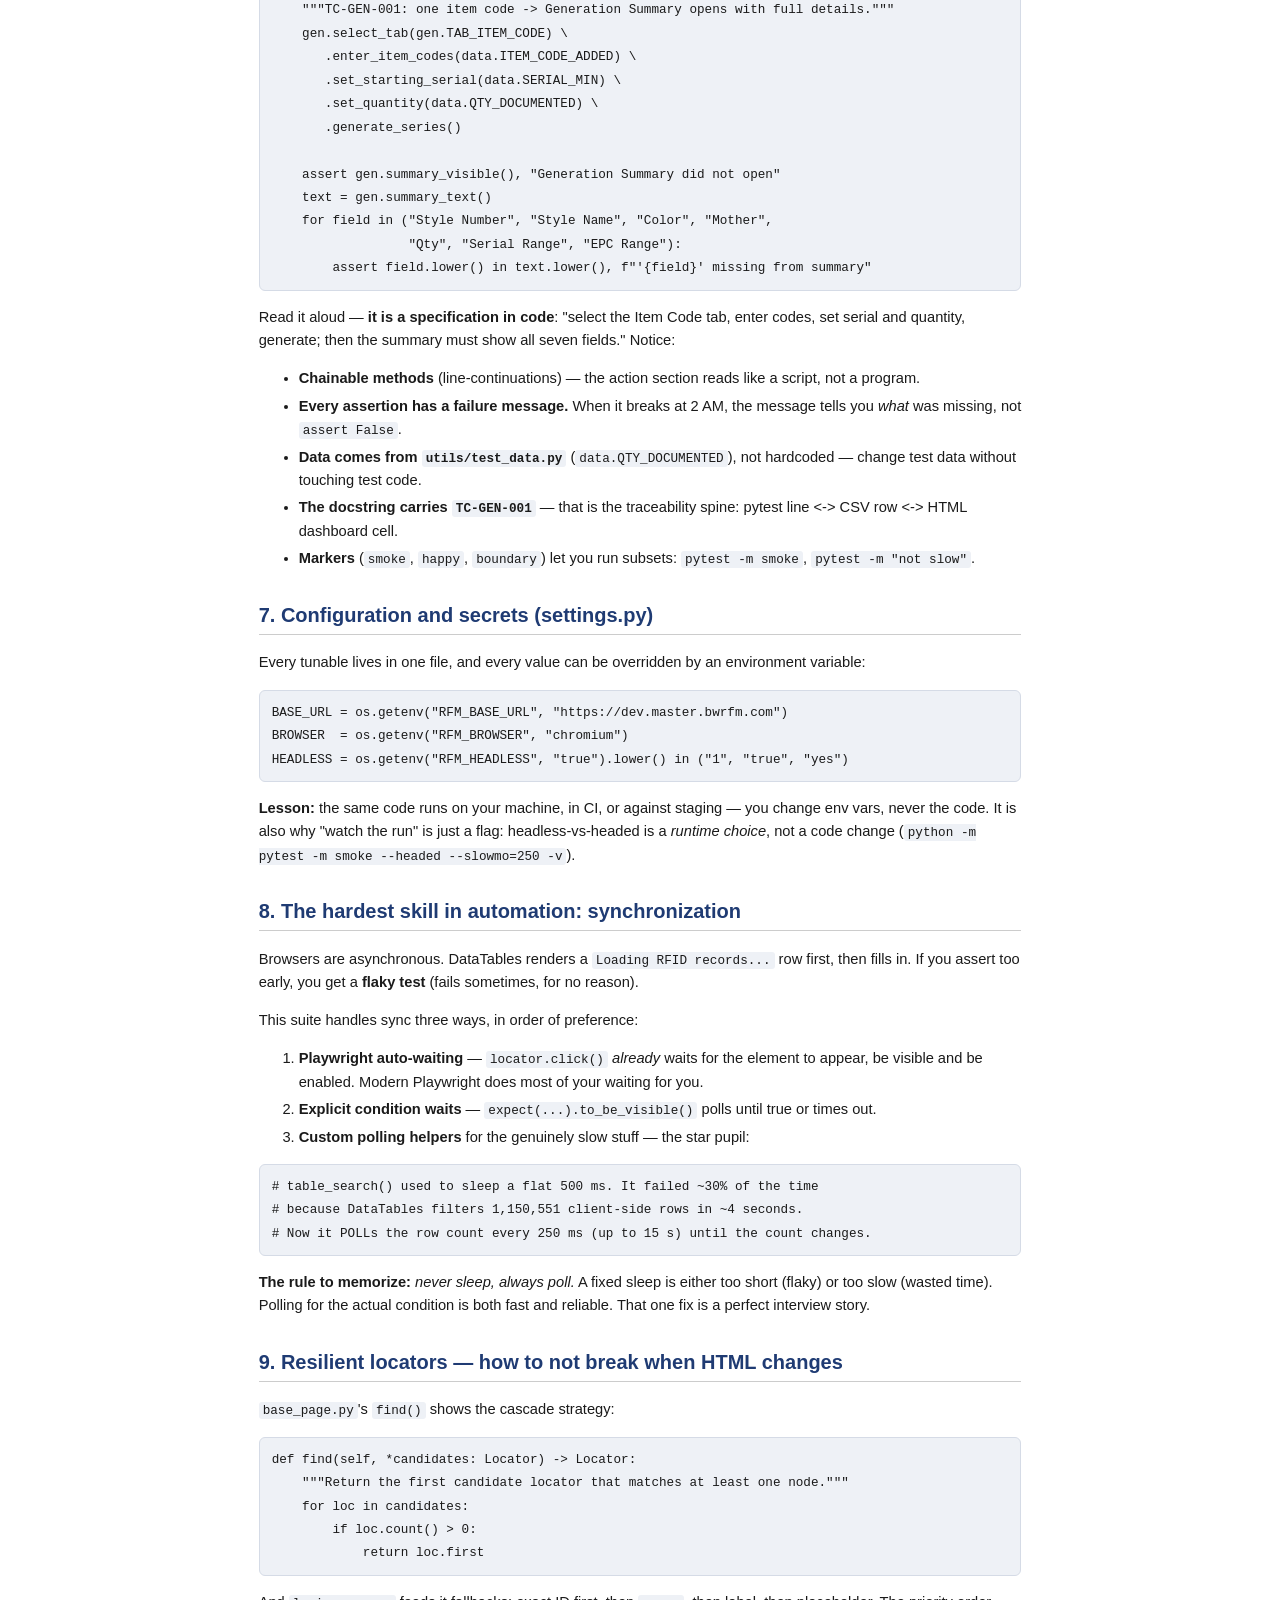
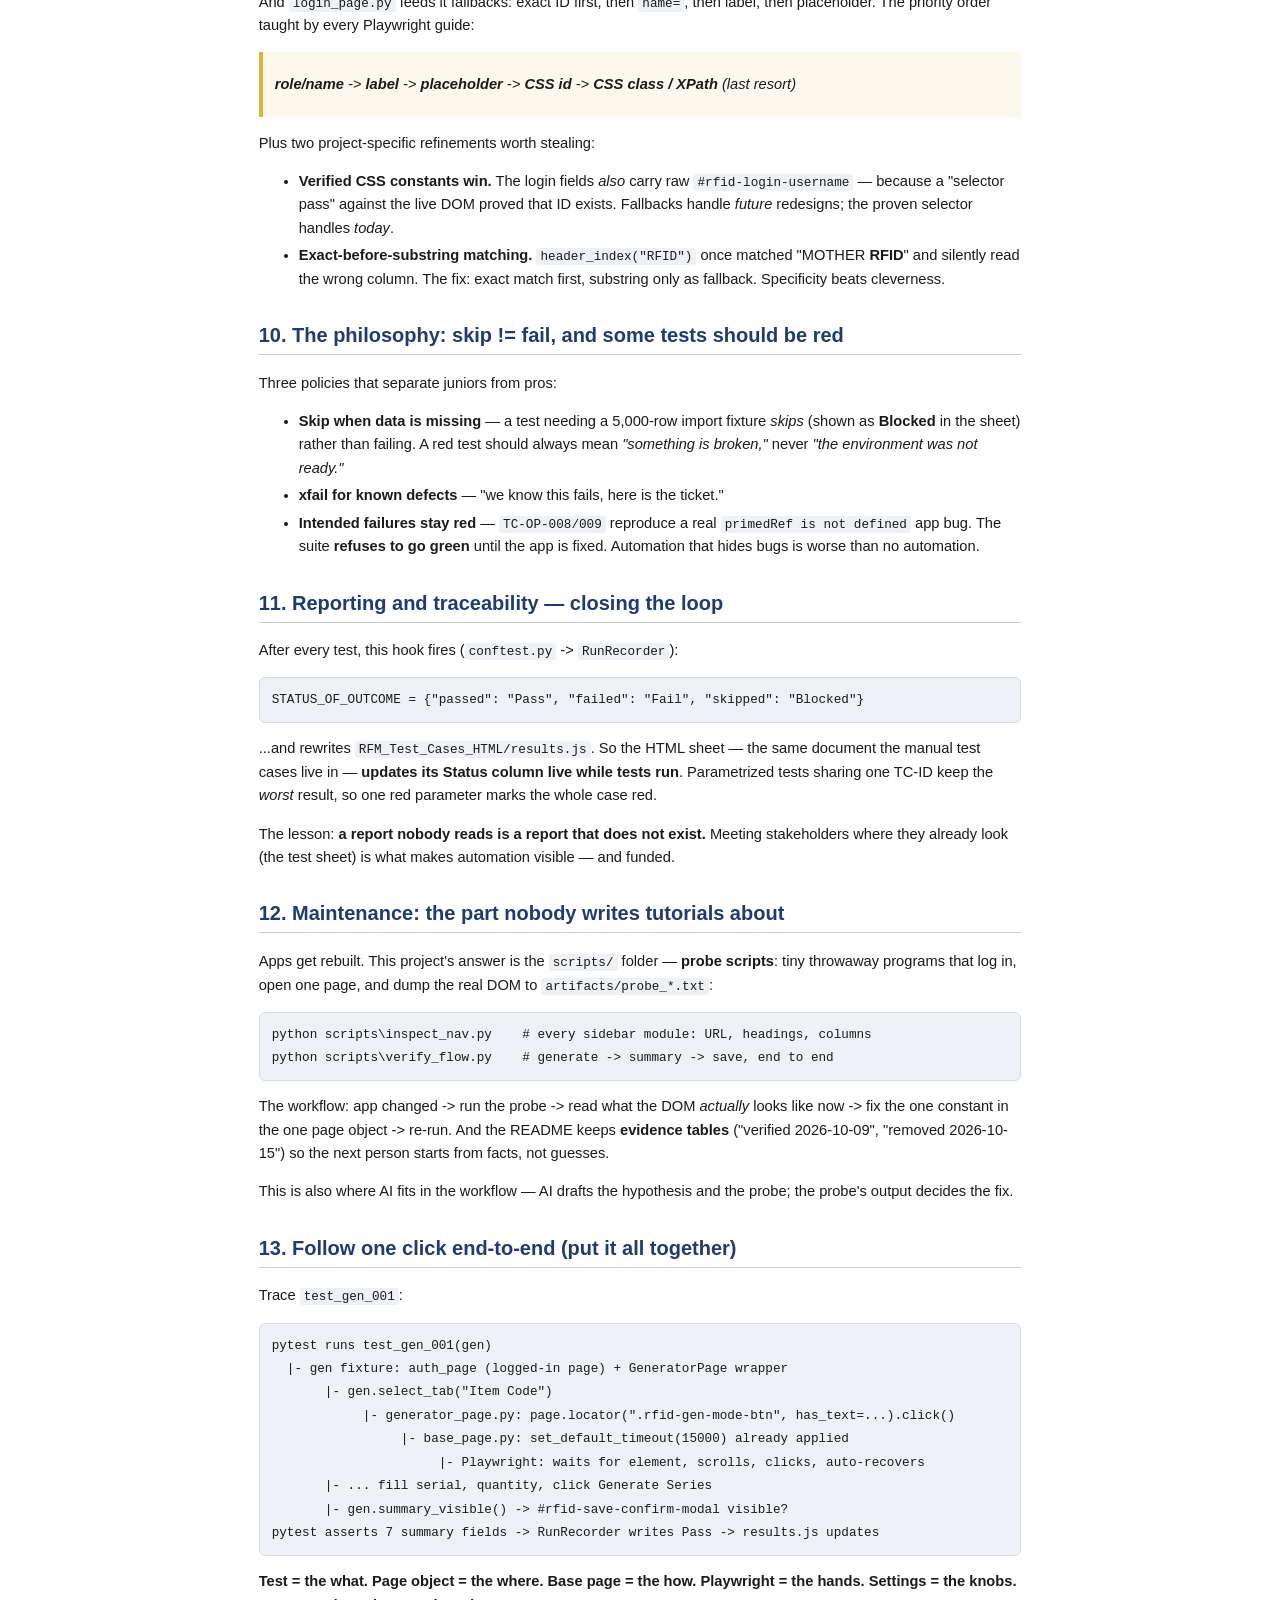
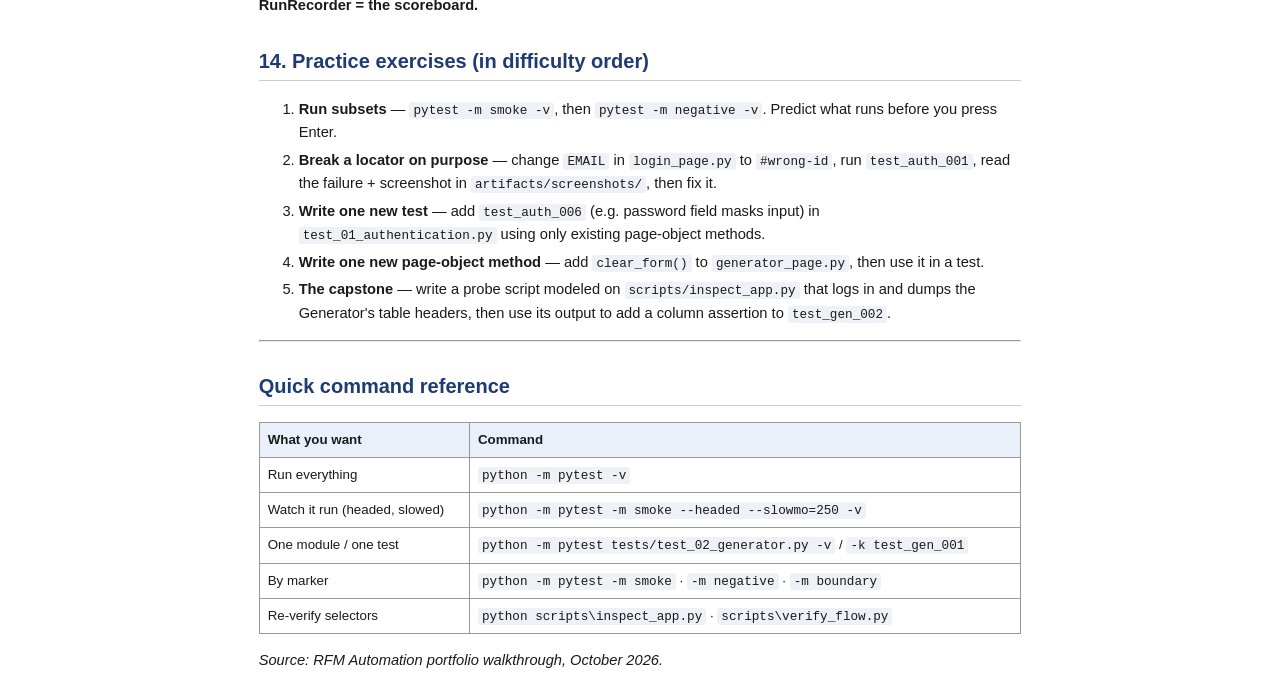
<file: RFM_Automation/Portfolio/LEARNING_GUIDE_paste.html>
<!DOCTYPE html><html><head><meta charset="utf-8">
<title>The RFM Automation Project - Explained for a Learner</title><style>
body{font-family:"Segoe UI",Arial,sans-serif;font-size:11pt;line-height:1.6;max-width:52em;margin:2em auto;padding:0 1em;color:#1a1a1a}
h1{font-size:20pt;border-bottom:2px solid #1f3b73;padding-bottom:6px}
h2{font-size:15pt;color:#1f3b73;margin-top:1.4em;border-bottom:1px solid #ccc;padding-bottom:3px}
code{font-family:Consolas,monospace;font-size:9.5pt;background:#eef1f6;padding:1px 4px;border-radius:3px}
pre{background:#eef1f6;border:1px solid #d5dbe6;padding:10px 12px;border-radius:6px;overflow-x:auto}
pre code{background:none;padding:0}
table{border-collapse:collapse;width:100%;font-size:10pt}
th,td{border:1px solid #999;padding:6px 8px;text-align:left;vertical-align:top}
th{background:#eaf0fa}
blockquote{border-left:4px solid #d9b441;background:#fdf8ec;margin:0;padding:6px 12px;font-style:italic}
li{margin:4px 0}
</style></head><body><h1>The RFM Automation Project — Explained for a Learner</h1>
<p><em>A guided tour of a real Playwright + pytest test-automation suite, from
"what is automation testing" to "how this suite survives 1.15 million rows."</em></p>
<hr />
<h2>1. The big picture: what problem does this solve?</h2>
<p>There is a web app (RFID Master Generator) with <strong>16 modules</strong> — a Generator,
8 list pages, Users, Operators, Import, etc. Before the suite, humans clicked
through <strong>135 test cases</strong> by hand every time the app changed. Now a script
does it in about 6 minutes headless.</p>
<p>Every automation suite is just this loop:</p>
<blockquote>
<p><strong>Arrange</strong> (get the app into a known state) → <strong>Act</strong> (do what a user would
do) → <strong>Assert</strong> (check the result is right)</p>
</blockquote>
<p>The craft is entirely in two places: <strong>how you organize 135 of those checks so
they do not rot</strong>, and <strong>how you make the browser-waiting reliable</strong>. This
project has good answers to both.</p>
<h2>2. The stack — three tools, three jobs</h2>
<table>
<thead>
<tr>
<th>Tool</th>
<th>Job</th>
<th>Why this one</th>
</tr>
</thead>
<tbody>
<tr>
<td><strong>Python</strong></td>
<td>the language</td>
<td>readable, everyone in QA can learn it</td>
</tr>
<tr>
<td><strong>Playwright</strong></td>
<td>drives a real browser (Chromium / Firefox / WebKit)</td>
<td>auto-waits for elements, modern locators</td>
</tr>
<tr>
<td><strong>pytest</strong></td>
<td>runs tests, reports results</td>
<td>fixtures, markers, one command to run everything</td>
</tr>
</tbody>
</table>
<h2>3. The folder tour — each folder is one idea</h2>
<pre><code>RFM_Python_Automation/
├── config/settings.py   &lt;- IDEA: all knobs in one place (URLs, timeouts, credentials)
├── pages/               &lt;- IDEA: Page Object Model — one file per app module
├── tests/               &lt;- IDEA: one test file per module, named after it
├── utils/               &lt;- IDEA: shared helpers + reporting bridge
├── scripts/             &lt;- IDEA: probe scripts — DOM &quot;microscopes&quot; for maintenance
├── fixtures/            &lt;- IDEA: test data files (spreadsheets for import tests)
└── artifacts/           &lt;- IDEA: evidence — screenshots, probe outputs
</code></pre>
<p>If you can explain why each folder exists, you already understand automation
architecture.</p>
<h2>4. The Page Object Model — the single most important pattern</h2>
<p><strong>The rule:</strong> tests describe <em>what the user does</em>; page objects describe
<em>where things live on the screen</em>.</p>
<p>Look at <code>pages/login_page.py</code> — the simplest one:</p>
<pre><code class="language-python">class LoginPage(BasePage):
    path = settings.LOGIN_PATH
    heading = &quot;Welcome Back&quot;

    # locators (verified 2026-10-09 against the live app)
    EMAIL = &quot;#rfid-login-username, input[name=username], input[type=text]&quot;
    PASSWORD = &quot;#rfid-login-password, input[name=password], input[type=password]&quot;
    SUBMIT = &quot;button.rfid-login-submit, button[type=submit]&quot;

    def login(self, email=None, password=None) -&gt; &quot;LoginPage&quot;:
        self.open()
        self.email_box().fill(email or settings.LOGIN_EMAIL)
        self.password_box().fill(password or settings.LOGIN_PASSWORD)
        self.submit().click()
        self.page.wait_for_load_state(&quot;domcontentloaded&quot;)
        expect(self.page.get_by_text(&quot;Encoding Inputs&quot;).first).to_be_visible()
        return self
</code></pre>
<p>Three things to notice as a learner:</p>
<ol>
<li><strong>Selectors live at the top as constants.</strong> When the app's HTML changes (and
   it <em>will</em> — the project README records the app being rebuilt between Oct 9
   and Oct 15), you edit <strong>one line at the top of one file</strong>. No test changes.</li>
<li><strong>The method returns <code>self</code></strong> — so callers can chain:
   <code>LoginPage(page).login()</code> reads like a sentence.</li>
<li><strong><code>login()</code> ends with an assertion that you actually landed on the right
   page</strong> ("Encoding Inputs" is the Generator's heading). Page-object methods
   verify their own outcome — failures point at the <em>step</em> that broke, not
   mysteriously at the test 50 lines later.</li>
</ol>
<p>And <code>base_page.py</code> is the shared parent — every module page inherits
navigation, <code>fill_field()</code>, <code>find()</code>, screenshot support. That is
<strong>inheritance used for real DRY</strong>, not homework.</p>
<p><strong>Why "one file per module"?</strong> 16 modules x their own page object = when the
Style Number List changes, you touch <code>style_number_list_page.py</code> and nothing
else. Scales to a team.</p>
<h2>5. Fixtures (conftest.py) — setup you never repeat</h2>
<p>A <strong>fixture</strong> is pytest's word for "code that runs before a test and hands the
test what it needs." The suite has three:</p>
<pre><code class="language-python">@pytest.fixture
def guest_page(page: Page) -&gt; Page:                       # fresh, NOT logged in
    page.goto(settings.BASE_URL + settings.LOGIN_PATH, ...)
    return page

@pytest.fixture(scope=&quot;module&quot;)
def auth_page(browser) -&gt; Page:                           # logged in ONCE per file
    context = browser.new_context(viewport=..., locale=..., timezone_id=...)
    page = context.new_page()
    LoginPage(page).login()                               # &lt;- one login serves 8 tests
    yield page
    context.close()
</code></pre>
<p><strong>The <code>scope</code> concept is the lesson here:</strong></p>
<ul>
<li>Default scope = <strong>function</strong>: fresh browser page per test (isolation, slow).</li>
<li><code>scope="module"</code> = reuse across every test in one file. That is why the smoke
  run logs in 16 times (once per file) instead of 100+ times.</li>
<li><code>scope="session"</code> = once for the entire run (fastest, least isolated).</li>
</ul>
<p>Choosing a scope is a <strong>speed-vs-isolation trade-off</strong> — a real interview
question. This project chose module scope: login once per file, but each file
starts clean.</p>
<p>Also notice the hooks at the top of the same file:</p>
<pre><code class="language-python">@pytest.hookimpl(hookwrapper=True)
def pytest_runtest_makereport(item, call):
    outcome = yield
    report = outcome.get_result()
    recorder.record(item, report)
</code></pre>
<p>That is pytest's event system — "after every test, tell the RunRecorder what
happened." This is how the live HTML dashboard gets its data. Hooks let you
observe everything pytest does.</p>
<h2>6. Anatomy of a real test</h2>
<p>From <code>tests/test_02_generator.py</code>:</p>
<pre><code class="language-python">@pytest.fixture
def gen(auth_page) -&gt; GeneratorPage:          # local fixture: builds on auth_page
    page = GeneratorPage(auth_page)
    page.open()
    return page

@pytest.mark.smoke
@pytest.mark.happy
def test_gen_001_generate_single_item_code(gen):
    &quot;&quot;&quot;TC-GEN-001: one item code -&gt; Generation Summary opens with full details.&quot;&quot;&quot;
    gen.select_tab(gen.TAB_ITEM_CODE) \
       .enter_item_codes(data.ITEM_CODE_ADDED) \
       .set_starting_serial(data.SERIAL_MIN) \
       .set_quantity(data.QTY_DOCUMENTED) \
       .generate_series()

    assert gen.summary_visible(), &quot;Generation Summary did not open&quot;
    text = gen.summary_text()
    for field in (&quot;Style Number&quot;, &quot;Style Name&quot;, &quot;Color&quot;, &quot;Mother&quot;,
                  &quot;Qty&quot;, &quot;Serial Range&quot;, &quot;EPC Range&quot;):
        assert field.lower() in text.lower(), f&quot;'{field}' missing from summary&quot;
</code></pre>
<p>Read it aloud — <strong>it is a specification in code</strong>: "select the Item Code tab,
enter codes, set serial and quantity, generate; then the summary must show all
seven fields." Notice:</p>
<ul>
<li><strong>Chainable methods</strong> (line-continuations) — the action section reads like a
  script, not a program.</li>
<li><strong>Every assertion has a failure message.</strong> When it breaks at 2 AM, the
  message tells you <em>what</em> was missing, not <code>assert False</code>.</li>
<li><strong>Data comes from <code>utils/test_data.py</code></strong> (<code>data.QTY_DOCUMENTED</code>), not
  hardcoded — change test data without touching test code.</li>
<li><strong>The docstring carries <code>TC-GEN-001</code></strong> — that is the traceability spine:
  pytest line &lt;-&gt; CSV row &lt;-&gt; HTML dashboard cell.</li>
<li><strong>Markers</strong> (<code>smoke</code>, <code>happy</code>, <code>boundary</code>) let you run subsets:
  <code>pytest -m smoke</code>, <code>pytest -m "not slow"</code>.</li>
</ul>
<h2>7. Configuration and secrets (settings.py)</h2>
<p>Every tunable lives in one file, and every value can be overridden by an
environment variable:</p>
<pre><code class="language-python">BASE_URL = os.getenv(&quot;RFM_BASE_URL&quot;, &quot;https://dev.master.bwrfm.com&quot;)
BROWSER  = os.getenv(&quot;RFM_BROWSER&quot;, &quot;chromium&quot;)
HEADLESS = os.getenv(&quot;RFM_HEADLESS&quot;, &quot;true&quot;).lower() in (&quot;1&quot;, &quot;true&quot;, &quot;yes&quot;)
</code></pre>
<p><strong>Lesson:</strong> the same code runs on your machine, in CI, or against staging —
you change env vars, never the code. It is also why "watch the run" is just a
flag: headless-vs-headed is a <em>runtime choice</em>, not a code change
(<code>python -m pytest -m smoke --headed --slowmo=250 -v</code>).</p>
<h2>8. The hardest skill in automation: synchronization</h2>
<p>Browsers are asynchronous. DataTables renders a <code>Loading RFID records...</code> row
first, then fills in. If you assert too early, you get a <strong>flaky test</strong> (fails
sometimes, for no reason).</p>
<p>This suite handles sync three ways, in order of preference:</p>
<ol>
<li><strong>Playwright auto-waiting</strong> — <code>locator.click()</code> <em>already</em> waits for the
   element to appear, be visible and be enabled. Modern Playwright does most
   of your waiting for you.</li>
<li><strong>Explicit condition waits</strong> — <code>expect(...).to_be_visible()</code> polls until
   true or times out.</li>
<li><strong>Custom polling helpers</strong> for the genuinely slow stuff — the star pupil:</li>
</ol>
<pre><code class="language-python"># table_search() used to sleep a flat 500 ms. It failed ~30% of the time
# because DataTables filters 1,150,551 client-side rows in ~4 seconds.
# Now it POLLs the row count every 250 ms (up to 15 s) until the count changes.
</code></pre>
<p><strong>The rule to memorize:</strong> <em>never sleep, always poll.</em> A fixed sleep is either
too short (flaky) or too slow (wasted time). Polling for the actual condition
is both fast and reliable. That one fix is a perfect interview story.</p>
<h2>9. Resilient locators — how to not break when HTML changes</h2>
<p><code>base_page.py</code>'s <code>find()</code> shows the cascade strategy:</p>
<pre><code class="language-python">def find(self, *candidates: Locator) -&gt; Locator:
    &quot;&quot;&quot;Return the first candidate locator that matches at least one node.&quot;&quot;&quot;
    for loc in candidates:
        if loc.count() &gt; 0:
            return loc.first
</code></pre>
<p>And <code>login_page.py</code> feeds it fallbacks: exact ID first, then <code>name=</code>, then
label, then placeholder. The priority order taught by every Playwright guide:</p>
<blockquote>
<p><strong>role/name</strong> -&gt; <strong>label</strong> -&gt; <strong>placeholder</strong> -&gt; <strong>CSS id</strong> -&gt;
<strong>CSS class / XPath</strong> (last resort)</p>
</blockquote>
<p>Plus two project-specific refinements worth stealing:</p>
<ul>
<li><strong>Verified CSS constants win.</strong> The login fields <em>also</em> carry raw
  <code>#rfid-login-username</code> — because a "selector pass" against the live DOM
  proved that ID exists. Fallbacks handle <em>future</em> redesigns; the proven
  selector handles <em>today</em>.</li>
<li><strong>Exact-before-substring matching.</strong> <code>header_index("RFID")</code> once matched
  "MOTHER <strong>RFID</strong>" and silently read the wrong column. The fix: exact match
  first, substring only as fallback. Specificity beats cleverness.</li>
</ul>
<h2>10. The philosophy: skip != fail, and some tests should be red</h2>
<p>Three policies that separate juniors from pros:</p>
<ul>
<li><strong>Skip when data is missing</strong> — a test needing a 5,000-row import fixture
  <em>skips</em> (shown as <strong>Blocked</strong> in the sheet) rather than failing. A red test
  should always mean <em>"something is broken,"</em> never <em>"the environment was not
  ready."</em></li>
<li><strong>xfail for known defects</strong> — "we know this fails, here is the ticket."</li>
<li><strong>Intended failures stay red</strong> — <code>TC-OP-008/009</code> reproduce a real
  <code>primedRef is not defined</code> app bug. The suite <strong>refuses to go green</strong> until
  the app is fixed. Automation that hides bugs is worse than no automation.</li>
</ul>
<h2>11. Reporting and traceability — closing the loop</h2>
<p>After every test, this hook fires (<code>conftest.py</code> -&gt; <code>RunRecorder</code>):</p>
<pre><code class="language-python">STATUS_OF_OUTCOME = {&quot;passed&quot;: &quot;Pass&quot;, &quot;failed&quot;: &quot;Fail&quot;, &quot;skipped&quot;: &quot;Blocked&quot;}
</code></pre>
<p>...and rewrites <code>RFM_Test_Cases_HTML/results.js</code>. So the HTML sheet — the same
document the manual test cases live in — <strong>updates its Status column live while
tests run</strong>. Parametrized tests sharing one TC-ID keep the <em>worst</em> result, so
one red parameter marks the whole case red.</p>
<p>The lesson: <strong>a report nobody reads is a report that does not exist.</strong> Meeting
stakeholders where they already look (the test sheet) is what makes automation
visible — and funded.</p>
<h2>12. Maintenance: the part nobody writes tutorials about</h2>
<p>Apps get rebuilt. This project's answer is the <code>scripts/</code> folder — <strong>probe
scripts</strong>: tiny throwaway programs that log in, open one page, and dump the
real DOM to <code>artifacts/probe_*.txt</code>:</p>
<pre><code class="language-powershell">python scripts\inspect_nav.py    # every sidebar module: URL, headings, columns
python scripts\verify_flow.py    # generate -&gt; summary -&gt; save, end to end
</code></pre>
<p>The workflow: app changed -&gt; run the probe -&gt; read what the DOM <em>actually</em>
looks like now -&gt; fix the one constant in the one page object -&gt; re-run. And
the README keeps <strong>evidence tables</strong> ("verified 2026-10-09", "removed
2026-10-15") so the next person starts from facts, not guesses.</p>
<p>This is also where AI fits in the workflow — AI drafts the hypothesis and the
probe; the probe's output decides the fix.</p>
<h2>13. Follow one click end-to-end (put it all together)</h2>
<p>Trace <code>test_gen_001</code>:</p>
<pre><code>pytest runs test_gen_001(gen)
  |- gen fixture: auth_page (logged-in page) + GeneratorPage wrapper
       |- gen.select_tab(&quot;Item Code&quot;)
            |- generator_page.py: page.locator(&quot;.rfid-gen-mode-btn&quot;, has_text=...).click()
                 |- base_page.py: set_default_timeout(15000) already applied
                      |- Playwright: waits for element, scrolls, clicks, auto-recovers
       |- ... fill serial, quantity, click Generate Series
       |- gen.summary_visible() -&gt; #rfid-save-confirm-modal visible?
pytest asserts 7 summary fields -&gt; RunRecorder writes Pass -&gt; results.js updates
</code></pre>
<p><strong>Test = the what. Page object = the where. Base page = the how. Playwright =
the hands. Settings = the knobs. RunRecorder = the scoreboard.</strong></p>
<h2>14. Practice exercises (in difficulty order)</h2>
<ol>
<li><strong>Run subsets</strong> — <code>pytest -m smoke -v</code>, then <code>pytest -m negative -v</code>.
   Predict what runs before you press Enter.</li>
<li><strong>Break a locator on purpose</strong> — change <code>EMAIL</code> in <code>login_page.py</code> to
   <code>#wrong-id</code>, run <code>test_auth_001</code>, read the failure + screenshot in
   <code>artifacts/screenshots/</code>, then fix it.</li>
<li><strong>Write one new test</strong> — add <code>test_auth_006</code> (e.g. password field masks
   input) in <code>test_01_authentication.py</code> using only existing page-object
   methods.</li>
<li><strong>Write one new page-object method</strong> — add <code>clear_form()</code> to
   <code>generator_page.py</code>, then use it in a test.</li>
<li><strong>The capstone</strong> — write a probe script modeled on <code>scripts/inspect_app.py</code>
   that logs in and dumps the Generator's table headers, then use its output
   to add a column assertion to <code>test_gen_002</code>.</li>
</ol>
<hr />
<h2>Quick command reference</h2>
<table>
<thead>
<tr>
<th>What you want</th>
<th>Command</th>
</tr>
</thead>
<tbody>
<tr>
<td>Run everything</td>
<td><code>python -m pytest -v</code></td>
</tr>
<tr>
<td>Watch it run (headed, slowed)</td>
<td><code>python -m pytest -m smoke --headed --slowmo=250 -v</code></td>
</tr>
<tr>
<td>One module / one test</td>
<td><code>python -m pytest tests/test_02_generator.py -v</code> / <code>-k test_gen_001</code></td>
</tr>
<tr>
<td>By marker</td>
<td><code>python -m pytest -m smoke</code> · <code>-m negative</code> · <code>-m boundary</code></td>
</tr>
<tr>
<td>Re-verify selectors</td>
<td><code>python scripts\inspect_app.py</code> · <code>scripts\verify_flow.py</code></td>
</tr>
</tbody>
</table>
<p><em>Source: RFM Automation portfolio walkthrough, October 2026.</em></p></body></html>
</file>
<file: RFM_Automation/RFM_Test_Cases_HTML/styles.css>
:root{
  --bg:#f4f6fb; --panel:#fff; --line:#e3e8f2; --ink:#17203a; --muted:#6b7794;
  --brand:#2f5bea; --brand-d:#2247c4; --ok:#12996b; --warn:#c47f0a; --bad:#d64545;
  --radius:12px; --shadow:0 6px 24px rgba(23,32,58,.08);
}
*{box-sizing:border-box}
/* The [hidden] attribute must win over component display rules (e.g. .modal-backdrop's display:grid) */
[hidden]{display:none !important}
body{margin:0;font:14px/1.5 "Segoe UI",system-ui,-apple-system,Arial,sans-serif;background:var(--bg);color:var(--ink)}

/* Top bar */
.topbar{display:flex;justify-content:space-between;align-items:center;gap:16px;flex-wrap:wrap;
  padding:16px 22px;background:linear-gradient(120deg,#1b2a55,#2f5bea);color:#fff;position:sticky;top:0;z-index:20;box-shadow:var(--shadow)}
.brand{display:flex;align-items:center;gap:14px}
.logo{display:grid;place-items:center;width:46px;height:46px;border-radius:12px;background:#ffffff26;
  font-weight:800;letter-spacing:1px;border:1px solid #ffffff45}
.topbar h1{margin:0;font-size:18px}
.topbar p{margin:2px 0 0;font-size:12px;opacity:.8}
.top-actions{display:flex;gap:8px;flex-wrap:wrap}

.btn{border:1px solid var(--line);background:#fff;color:var(--ink);padding:8px 14px;border-radius:9px;
  font-size:13px;font-weight:600;cursor:pointer;transition:.15s}
.btn:hover{border-color:#c8d2e8;background:#f7f9ff}
.btn-primary{background:var(--brand);border-color:var(--brand);color:#fff}
.btn-primary:hover{background:var(--brand-d);border-color:var(--brand-d)}
.btn-danger-ghost{color:#ffb3b3;border-color:#ffffff55;background:transparent}
.btn-danger-ghost:hover{background:#ffffff1f;border-color:#ffb3b3}
.btn-ghost{background:transparent}
.btn-sm{padding:4px 9px;font-size:12px;border-radius:7px}

/* Stats */
.stats{display:flex;gap:12px;flex-wrap:wrap;padding:18px 22px 4px}
.stat{background:var(--panel);border:1px solid var(--line);border-radius:var(--radius);
  padding:10px 16px;min-width:118px;box-shadow:var(--shadow)}
.stat b{display:block;font-size:22px;line-height:1.2}
.stat span{font-size:11.5px;color:var(--muted);text-transform:uppercase;letter-spacing:.6px}
.stat.hp b{color:var(--ok)} .stat.neg b{color:var(--bad)} .stat.edge b{color:var(--warn)}
.stat.tot b{color:var(--brand)}

/* Toolbar */
.toolbar{display:flex;gap:10px;align-items:center;flex-wrap:wrap;padding:14px 22px}
.toolbar input[type=search]{flex:1;min-width:260px;padding:9px 13px;border:1px solid var(--line);
  border-radius:9px;font-size:13.5px;outline:none;background:#fff}
.toolbar input[type=search]:focus{border-color:var(--brand);box-shadow:0 0 0 3px #2f5bea22}
.toolbar select{padding:9px 10px;border:1px solid var(--line);border-radius:9px;background:#fff;font-size:13px}
.result-count{color:var(--muted);font-size:12.5px;margin-left:auto}

/* Module tabs */
.tabs{display:flex;gap:8px;align-items:center;flex-wrap:nowrap;overflow-x:auto;
  padding:2px 22px 12px;scrollbar-width:thin;-webkit-overflow-scrolling:touch}
.tabs::-webkit-scrollbar{height:7px}
.tabs::-webkit-scrollbar-thumb{background:#cfd7ea;border-radius:9px}
.tab{display:flex;align-items:center;gap:7px;white-space:nowrap;cursor:pointer;
  border:1px solid var(--line);background:#fff;color:#3d4763;
  padding:7px 13px;border-radius:999px;font-size:12.5px;font-weight:600;transition:.15s}
.tab:hover{border-color:var(--brand);color:var(--brand);background:#f5f8ff}
.tab.active{background:var(--brand);border-color:var(--brand);color:#fff;box-shadow:0 4px 12px #2f5bea45}
.tab .cnt{background:#eef1f7;color:#5c6684;border-radius:999px;padding:1px 8px;font-size:11.5px;font-weight:700}
.tab.active .cnt{background:#ffffff33;color:#fff}
.tab.zero{opacity:.45}
.tab.zero:hover{opacity:.85}

/* Table */
.table-wrap{margin:6px 22px 22px;background:var(--panel);border:1px solid var(--line);
  border-radius:var(--radius);box-shadow:var(--shadow);overflow:auto;max-height:74vh}
table{border-collapse:separate;border-spacing:0;width:100%;min-width:1500px}
thead th{position:sticky;top:0;z-index:5;background:#f7f9ff;text-align:left;font-size:12px;
  text-transform:uppercase;letter-spacing:.5px;color:var(--muted);padding:12px 10px;
  border-bottom:2px solid var(--line);cursor:pointer;white-space:nowrap;user-select:none}
thead th:hover{color:var(--brand)}
thead th.sorted-asc::after{content:" ▲";color:var(--brand)}
thead th.sorted-desc::after{content:" ▼";color:var(--brand)}
tbody td{padding:10px;border-bottom:1px solid var(--line);vertical-align:top;font-size:13px;max-width:330px}
tbody tr:hover{background:#f9fbff}
tbody tr:last-child td{border-bottom:none}
td.c-id{font-weight:700;color:var(--brand);white-space:nowrap}
td.c-title{font-weight:600;min-width:230px}
td.c-steps,td.c-exp{color:#3d4763;white-space:pre-wrap}
.col-status{min-width:112px} .col-actual-result{min-width:220px} .col-actions{min-width:150px;white-space:nowrap}
td.c-actual-result{white-space:pre-wrap;min-width:220px}
td.c-actions{white-space:nowrap}

.badge{display:inline-block;padding:2px 9px;border-radius:999px;font-size:11.5px;font-weight:700;
  text-transform:uppercase;letter-spacing:.4px;white-space:nowrap}
.t-happy-path{background:#e3f7ef;color:#0f7d57}
.t-negative{background:#fdeaea;color:#b93434}
.t-edge-case{background:#fdf1de;color:#96650a}
.t-boundary{background:#e8eefc;color:#2f5bea}
.t-regression{background:#efe7fb;color:#6b3fc4}
.t-performance{background:#e2f5fb;color:#0a7c9b}
.t-security{background:#f0f1f5;color:#4a5268}

.p-high{color:#c62828;font-weight:700}
.p-medium{color:#b8730a;font-weight:600}
.p-low{color:#5c6684;font-weight:600}

.s-badge{cursor:pointer;border:1px solid transparent}
.s-not-executed{background:#eef1f7;color:#5c6684}
.s-pass{background:#e3f7ef;color:#0f7d57}
.s-fail{background:#fdeaea;color:#b93434}
.s-blocked{background:#fdf1de;color:#96650a}
.s-in-review{background:#e8eefc;color:#2f5bea}
.s-badge:hover{border-color:var(--brand)}
/* dot marking a status that came from the automation run */
.auto-dot{display:inline-block;width:6px;height:6px;border-radius:50%;
  background:currentColor;margin-left:6px;vertical-align:middle;opacity:.7}
.has-auto{letter-spacing:.2px}

.empty{padding:40px;text-align:center;color:var(--muted)}

/* Footer */
.foot{display:flex;justify-content:space-between;gap:12px;flex-wrap:wrap;
  padding:0 22px 26px;color:var(--muted);font-size:12.5px}

/* Modal */
.modal-backdrop{position:fixed;inset:0;background:#0f1730a8;display:grid;place-items:center;z-index:50;padding:20px}
.modal{background:#fff;border-radius:14px;width:min(860px,100%);max-height:92vh;overflow:auto;box-shadow:0 24px 60px #0005}
.modal-head{display:flex;justify-content:space-between;align-items:center;padding:16px 20px;border-bottom:1px solid var(--line);
  position:sticky;top:0;background:#fff;z-index:2}
.modal-head h2{margin:0;font-size:16px}
.x{border:none;background:none;font-size:26px;line-height:1;cursor:pointer;color:var(--muted)}
.x:hover{color:var(--bad)}
.modal form{padding:18px 20px 20px}
.grid{display:grid;grid-template-columns:1fr 1fr 1fr 1fr;gap:12px}
.grid label{display:flex;flex-direction:column;gap:5px;font-size:12px;font-weight:700;color:var(--muted);
  text-transform:uppercase;letter-spacing:.5px}
.grid .span2{grid-column:span 2}
.grid input,.grid select,.grid textarea{padding:9px 10px;border:1px solid var(--line);border-radius:8px;
  font:13.5px/1.45 inherit;color:var(--ink);background:#fbfcff;resize:vertical}
.grid input:focus,.grid select:focus,.grid textarea:focus{outline:none;border-color:var(--brand);background:#fff;box-shadow:0 0 0 3px #2f5bea1f}
.modal-foot{display:flex;justify-content:flex-end;align-items:center;gap:10px;margin-top:16px}
.hint{margin-right:auto;color:var(--bad);font-size:12.5px}

/* Toast */
.toast{position:fixed;left:50%;bottom:26px;transform:translateX(-50%);background:#17203a;color:#fff;
  padding:11px 20px;border-radius:10px;font-size:13.5px;z-index:99;box-shadow:var(--shadow)}

@media(max-width:900px){
  .grid{grid-template-columns:1fr 1fr} .grid .span2{grid-column:span 2}
  .topbar{padding:14px}
}
</file>
